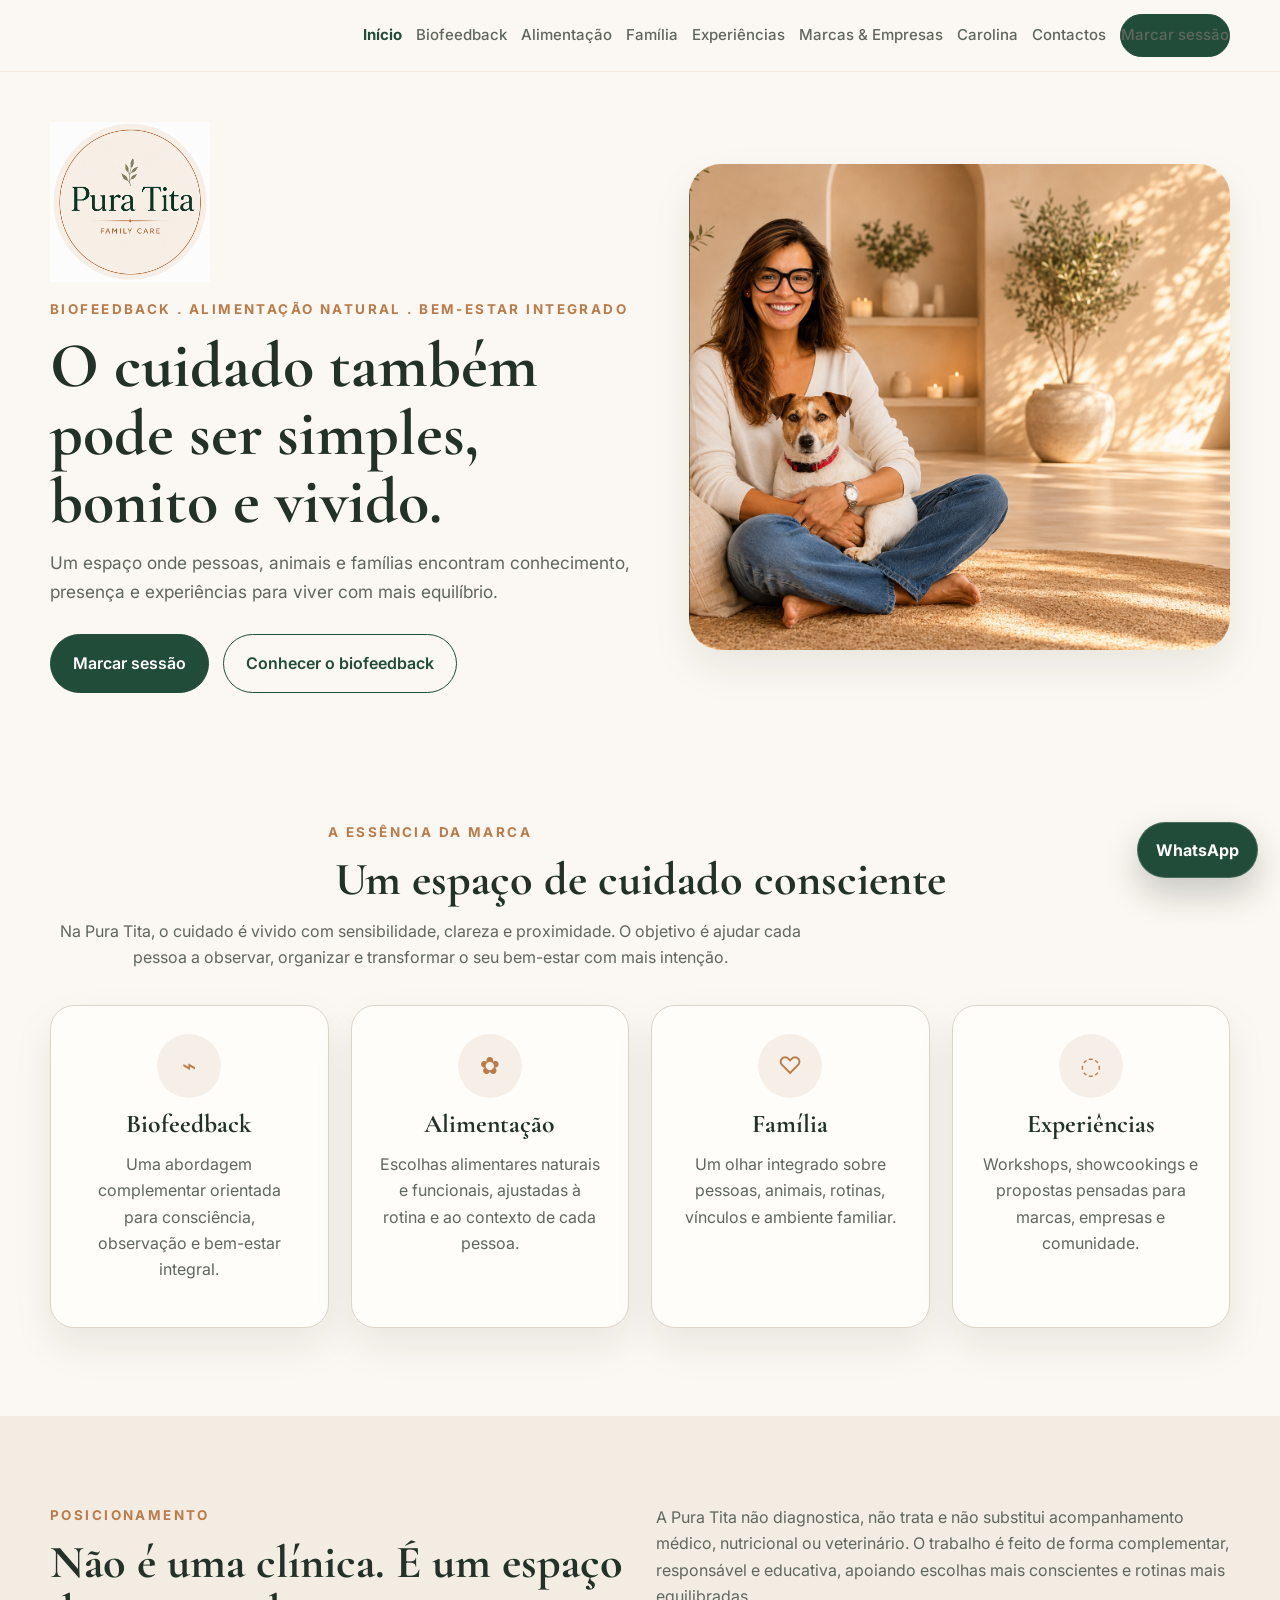
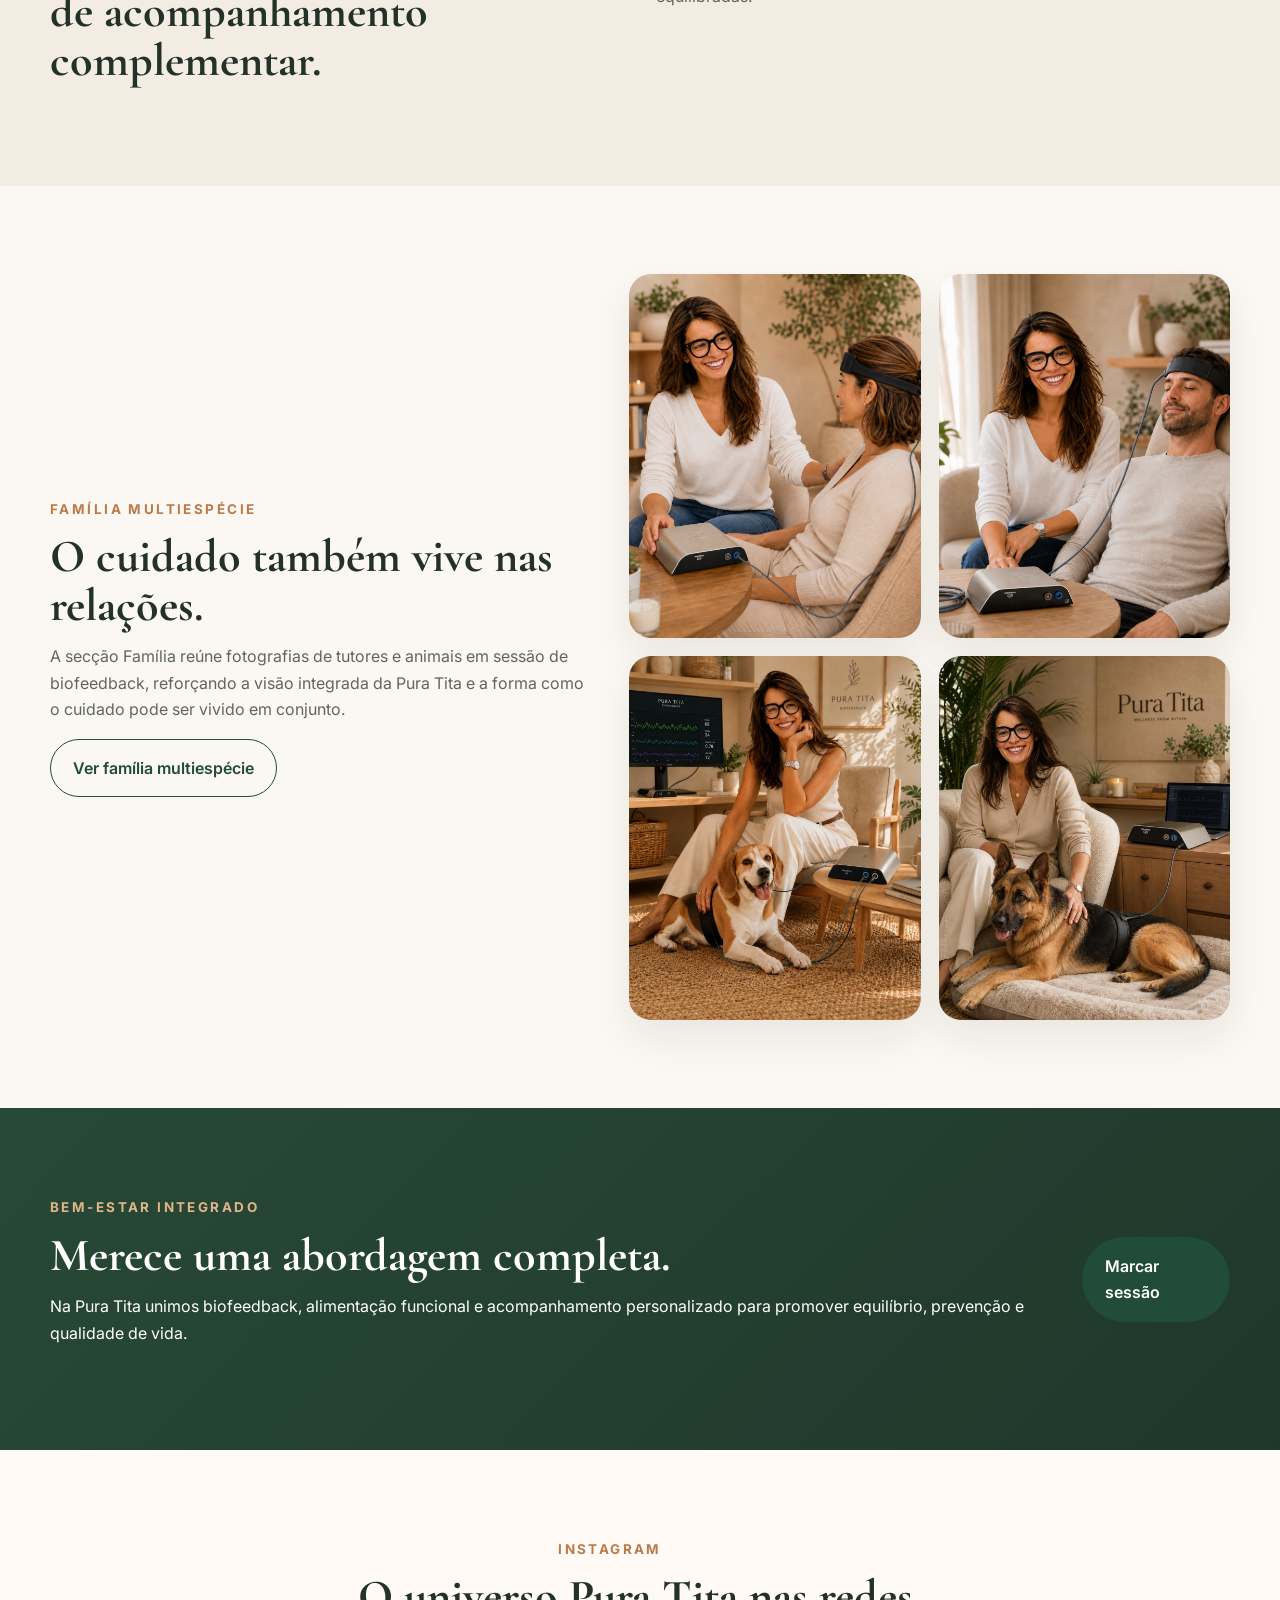
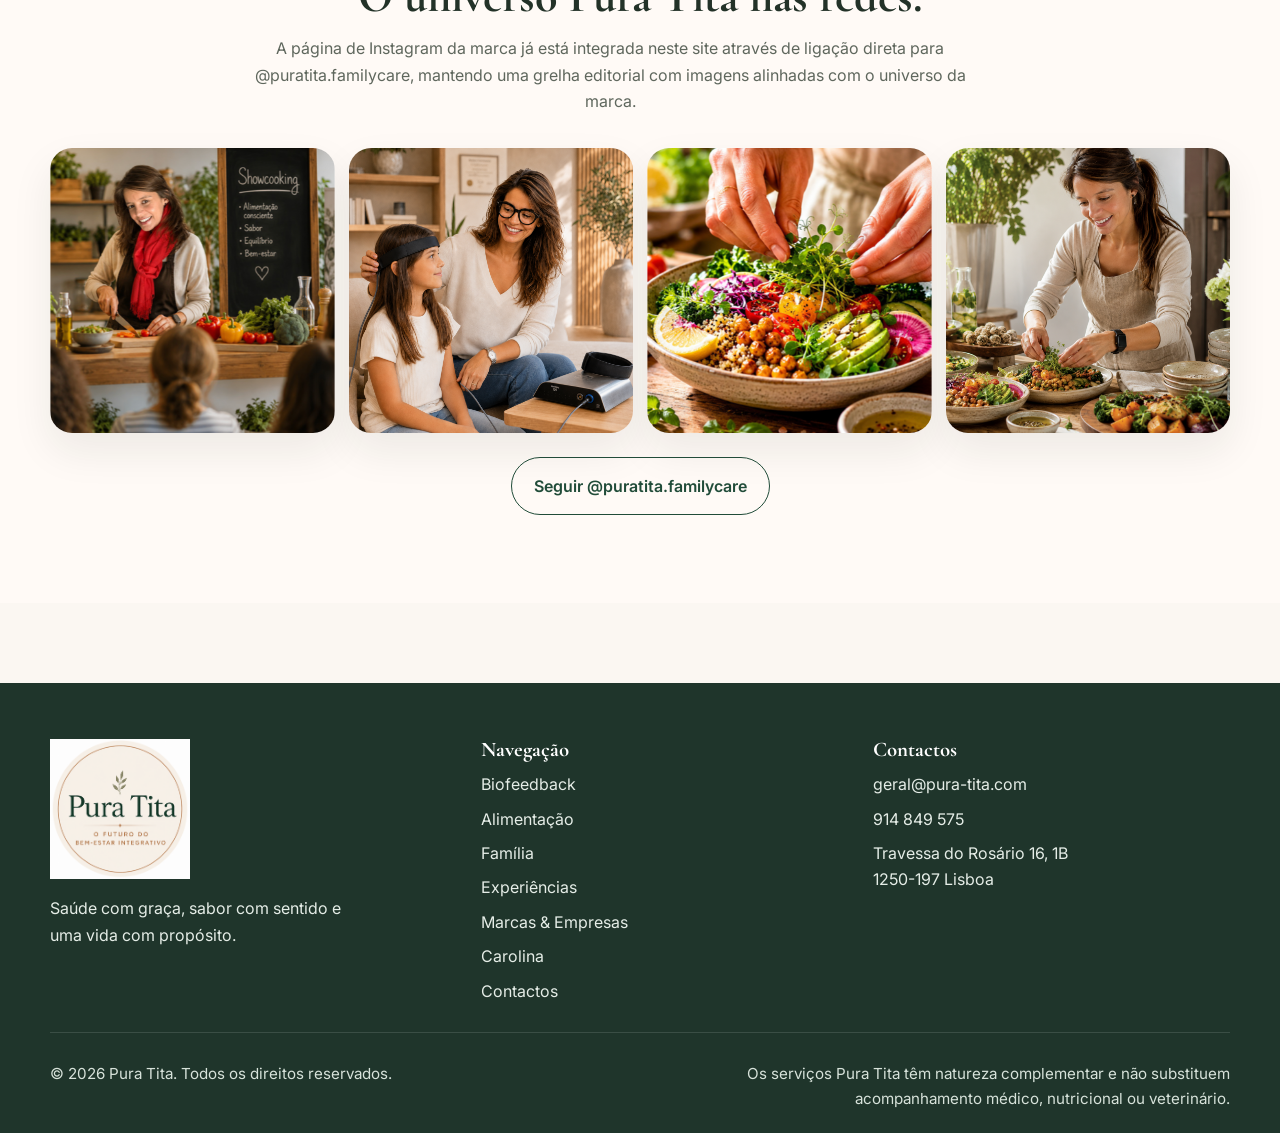
<file: index.html>
<!doctype html>
<html lang="pt">
<head>
  <meta charset="utf-8" />
<meta name="viewport" content="width=device-width, initial-scale=1" />
<title>Pura Tita | Bem-estar integrativo para pessoas, animais e famílias</title>
<meta name="description" content="Pura Tita é um espaço de bem-estar integrativo com biofeedback, alimentação natural e funcional, família multiespécie e experiências com propósito." />
<meta name="robots" content="index, follow" />
<link rel="canonical" href="https://SEU-UTILIZADOR.github.io/pura-tita-site/index.html" />
<link rel="icon" type="image/png" href="assets/images/favicon.png" />
<link rel="preconnect" href="https://fonts.googleapis.com" />
<link rel="preconnect" href="https://fonts.gstatic.com" crossorigin />
<link href="https://fonts.googleapis.com/css2?family=Cormorant+Garamond:wght@400;500;600;700&family=Inter:wght@400;500;600;700&display=swap" rel="stylesheet" />
<link rel="stylesheet" href="styles.css" />
<meta property="og:type" content="website" />
<meta property="og:site_name" content="Pura Tita" />
<meta property="og:title" content="Pura Tita | Bem-estar integrativo para pessoas, animais e famílias" />
<meta property="og:description" content="Pura Tita é um espaço de bem-estar integrativo com biofeedback, alimentação natural e funcional, família multiespécie e experiências com propósito." />
<meta property="og:url" content="https://SEU-UTILIZADOR.github.io/pura-tita-site/index.html" />
<meta property="og:image" content="https://SEU-UTILIZADOR.github.io/pura-tita-site/assets/images/foto_ca_xafas.png" />
<meta name="twitter:card" content="summary_large_image" />
<meta name="twitter:title" content="Pura Tita | Bem-estar integrativo para pessoas, animais e famílias" />
<meta name="twitter:description" content="Pura Tita é um espaço de bem-estar integrativo com biofeedback, alimentação natural e funcional, família multiespécie e experiências com propósito." />
<meta name="twitter:image" content="https://SEU-UTILIZADOR.github.io/pura-tita-site/assets/images/foto_ca_xafas.png" />
<script type="application/ld+json">
{
  "@context": "https://schema.org",
  "@type": "LocalBusiness",
  "name": "Pura Tita",
  "description": "Espaço de bem-estar integrativo com biofeedback, alimentação natural e funcional, experiências e família multiespécie.",
  "url": "https://SEU-UTILIZADOR.github.io/pura-tita-site/",
  "email": "geral@pura-tita.com",
  "telephone": "+351914849575",
  "sameAs": ["https://www.instagram.com/puratita.familycare/"],
  "address": {
    "@type": "PostalAddress",
    "streetAddress": "Travessa do Rosário 16, 1B",
    "postalCode": "1250-197",
    "addressLocality": "Lisboa",
    "addressCountry": "PT"
  }
}
</script>
</head>
<body>

<header class="site-header">
  <div class="container header-inner">
    <a class="brand" href="index.html" aria-label="Pura Tita — início">
    </a>
    <button class="nav-toggle" type="button" aria-expanded="false" aria-controls="menu">Menu</button>
    <nav id="menu" class="site-nav" aria-label="Navegação principal">
      <a href="index.html" class="is-active">Início</a>
      <a href="biofeedback.html" class="">Biofeedback</a>
      <a href="alimentacao.html" class="">Alimentação</a>
      <a href="familia.html" class="">Família</a>
      <a href="experiencias.html" class="">Experiências</a>
      <a href="marcas-empresas.html" class="">Marcas & Empresas</a>
      <a href="carolina.html" class="">Carolina</a>
      <a href="contactos.html" class="">Contactos</a>
      <a class="button button-small" href="https://calendar.app.google/uFUYTp2zuA6HXyQT7" target="_blank" rel="noopener">Marcar sessão</a>
    </nav>
  </div>
</header>
<main>
  <section class="hero hero-home">
    <div class="container hero-grid">
      <div class="hero-copy">
        <img class="hero-logo" src="assets/images/Logo_VF1" alt="Logótipo Pura Tita" />
        <p class="eyebrow">biofeedback . alimentação natural . bem-estar integrado</p>
        <h1>O cuidado também pode ser simples, bonito e vivido.</h1>
        <p class="lead">Um espaço onde pessoas, animais e famílias encontram conhecimento, presença e experiências para viver com mais equilíbrio.</p>
        <div class="hero-actions">
          <a class="button" href="https://calendar.app.google/uFUYTp2zuA6HXyQT7" target="_blank" rel="noopener">Marcar sessão</a>
          <a class="button button-secondary" href="biofeedback.html">Conhecer o biofeedback</a>
        </div>
      </div>
      <div class="hero-media">
        <img src="assets/images/foto_ca_xafas.png" alt="Carolina com o Xafas num ambiente acolhedor e alinhado com a marca Pura Tita" />
      </div>
    </div>
  </section>

  <section class="section">
    <div class="container">
      <div class="section-heading center">
        <p class="eyebrow">A essência da marca</p>
        <h2>Um espaço de cuidado consciente</h2>
        <p>Na Pura Tita, o cuidado é vivido com sensibilidade, clareza e proximidade. O objetivo é ajudar cada pessoa a observar, organizar e transformar o seu bem-estar com mais intenção.</p>
      </div>
      
<div class="cards cards-4">
  <article class="card icon-card"><span>⌁</span><h3>Biofeedback</h3><p>Uma abordagem complementar orientada para consciência, observação e bem-estar integral.</p></article>
  <article class="card icon-card"><span>✿</span><h3>Alimentação</h3><p>Escolhas alimentares naturais e funcionais, ajustadas à rotina e ao contexto de cada pessoa.</p></article>
  <article class="card icon-card"><span>♡</span><h3>Família</h3><p>Um olhar integrado sobre pessoas, animais, rotinas, vínculos e ambiente familiar.</p></article>
  <article class="card icon-card"><span>◌</span><h3>Experiências</h3><p>Workshops, showcookings e propostas pensadas para marcas, empresas e comunidade.</p></article>
</div>
    </div>
  </section>

  <section class="section section-tint">
    <div class="container two-col">
      <div>
        <p class="eyebrow">Posicionamento</p>
        <h2>Não é uma clínica. É um espaço de acompanhamento complementar.</h2>
      </div>
      <div>
        <p>A Pura Tita não diagnostica, não trata e não substitui acompanhamento médico, nutricional ou veterinário. O trabalho é feito de forma complementar, responsável e educativa, apoiando escolhas mais conscientes e rotinas mais equilibradas.</p>
      </div>
    </div>
  </section>

  <section class="section">
    <div class="container split-feature">
      <div class="feature-copy">
        <p class="eyebrow">Família multiespécie</p>
        <h2>O cuidado também vive nas relações.</h2>
        <p>A secção Família reúne fotografias de tutores e animais em sessão de biofeedback, reforçando a visão integrada da Pura Tita e a forma como o cuidado pode ser vivido em conjunto.</p>
        <a class="button button-secondary" href="familia.html">Ver família multiespécie</a>
      </div>
      <div class="feature-media family-feature-grid">
        <img src="assets/images/familia-mulher-adulta.png" alt="Carolina com uma tutora em sessão de biofeedback" />
        <img src="assets/images/familia-homem-adulto.png" alt="Carolina com um tutor em sessão de biofeedback" />
        <img src="assets/images/biofeedback-beagle.jpg" alt="Carolina com um beagle em sessão de biofeedback" />
        <img src="assets/images/familia-pastor.jpg" alt="Carolina com um pastor alemão em sessão de biofeedback" />
      </div>
    </div>
  </section>

  <section class="section cta-band">
    <div class="container cta-band-inner">
      <div>
        <p class="eyebrow">BEM-ESTAR INTEGRADO</p>
        <h2>Merece uma abordagem completa.</h2>
        <p>Na Pura Tita unimos biofeedback, alimentação funcional e acompanhamento personalizado para promover equilíbrio, prevenção e qualidade de vida.</p>
      </div>
      <a class="button" href="contactos.html">Marcar sessão</a>
    </div>
  </section>

  <section class="section instagram-section">
    <div class="container section-heading center narrow">
      <p class="eyebrow">Instagram</p>
      <h2>O universo Pura Tita nas redes.</h2>
      <p>A página de Instagram da marca já está integrada neste site através de ligação direta para @puratita.familycare, mantendo uma grelha editorial com imagens alinhadas com o universo da marca.</p>
    </div>
    <div class="container instagram-grid">
      <img src="assets/images/experiencias-showcooking.png" alt="Showcooking Pura Tita" />
      <img src="assets/images/familia-crianca.png" alt="Sessão de biofeedback com criança" />
      <img src="assets/images/alimentacao-1.png" alt="Alimentação natural e funcional Pura Tita" />
      <img src="assets/images/workshop_alimentacao.png" alt="Workshop de alimentação Pura Tita" />
    </div>
    <div class="container center insta-cta">
      <a class="button button-secondary" href="https://www.instagram.com/puratita.familycare/" target="_blank" rel="noopener">Seguir @puratita.familycare</a>
    </div>
  </section>

</main>

<footer class="site-footer">
  <div class="container footer-grid">
    <div>
      <img class="footer-logo" src="assets/images/logo-pura-tita.png" alt="Logótipo Pura Tita" />
      <p class="footer-tagline">Saúde com graça, sabor com sentido e uma vida com propósito.</p>
    </div>
    <div>
      <h4>Navegação</h4>
      <ul class="footer-links">
        <li><a href="biofeedback.html">Biofeedback</a></li>
        <li><a href="alimentacao.html">Alimentação</a></li>
        <li><a href="familia.html">Família</a></li>
        <li><a href="experiencias.html">Experiências</a></li>
        <li><a href="marcas-empresas.html">Marcas & Empresas</a></li>
        <li><a href="carolina.html">Carolina</a></li>
        <li><a href="contactos.html">Contactos</a></li>
      </ul>
    </div>
    <div>
      <h4>Contactos</h4>
      <ul class="footer-links footer-contact">
        <li><a href="mailto:geral@pura-tita.com">geral@pura-tita.com</a></li>
        <li><a href="tel:+351914849575">914 849 575</a></li>
        <li>Travessa do Rosário 16, 1B<br />1250-197 Lisboa</li>
      </ul>
    </div>
  </div>
  <div class="container footer-bottom">
    <p>© <span id="year"></span> Pura Tita. Todos os direitos reservados.</p>
    <p class="footer-note">Os serviços Pura Tita têm natureza complementar e não substituem acompanhamento médico, nutricional ou veterinário.</p>
  </div>
</footer>
<a class="whatsapp-float" href="https://wa.me/351914849575?text=Gostaria%20de%20saber%20mais%20sobre%20a%20Pura%20Tita." aria-label="Contactar a Pura Tita por WhatsApp">WhatsApp</a>
<script src="script.js"></script>
</body>
</html>
</file>
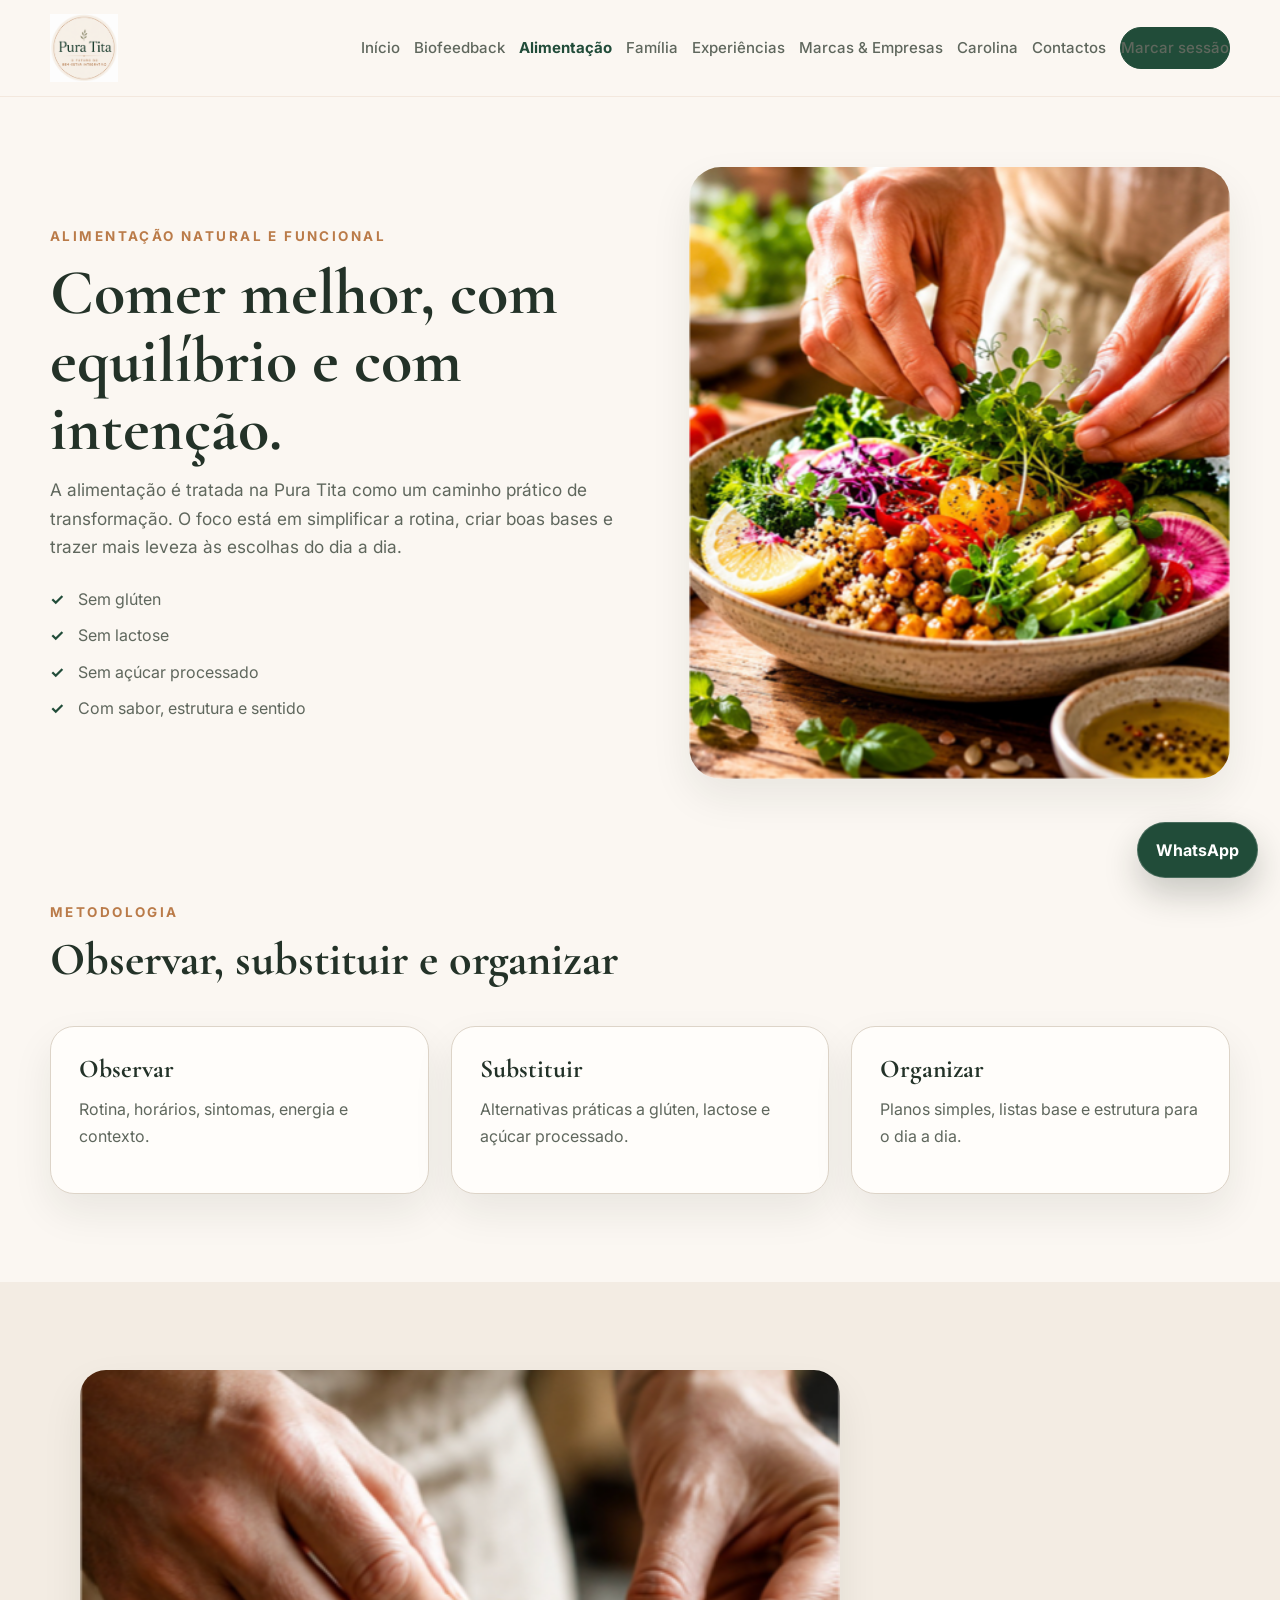
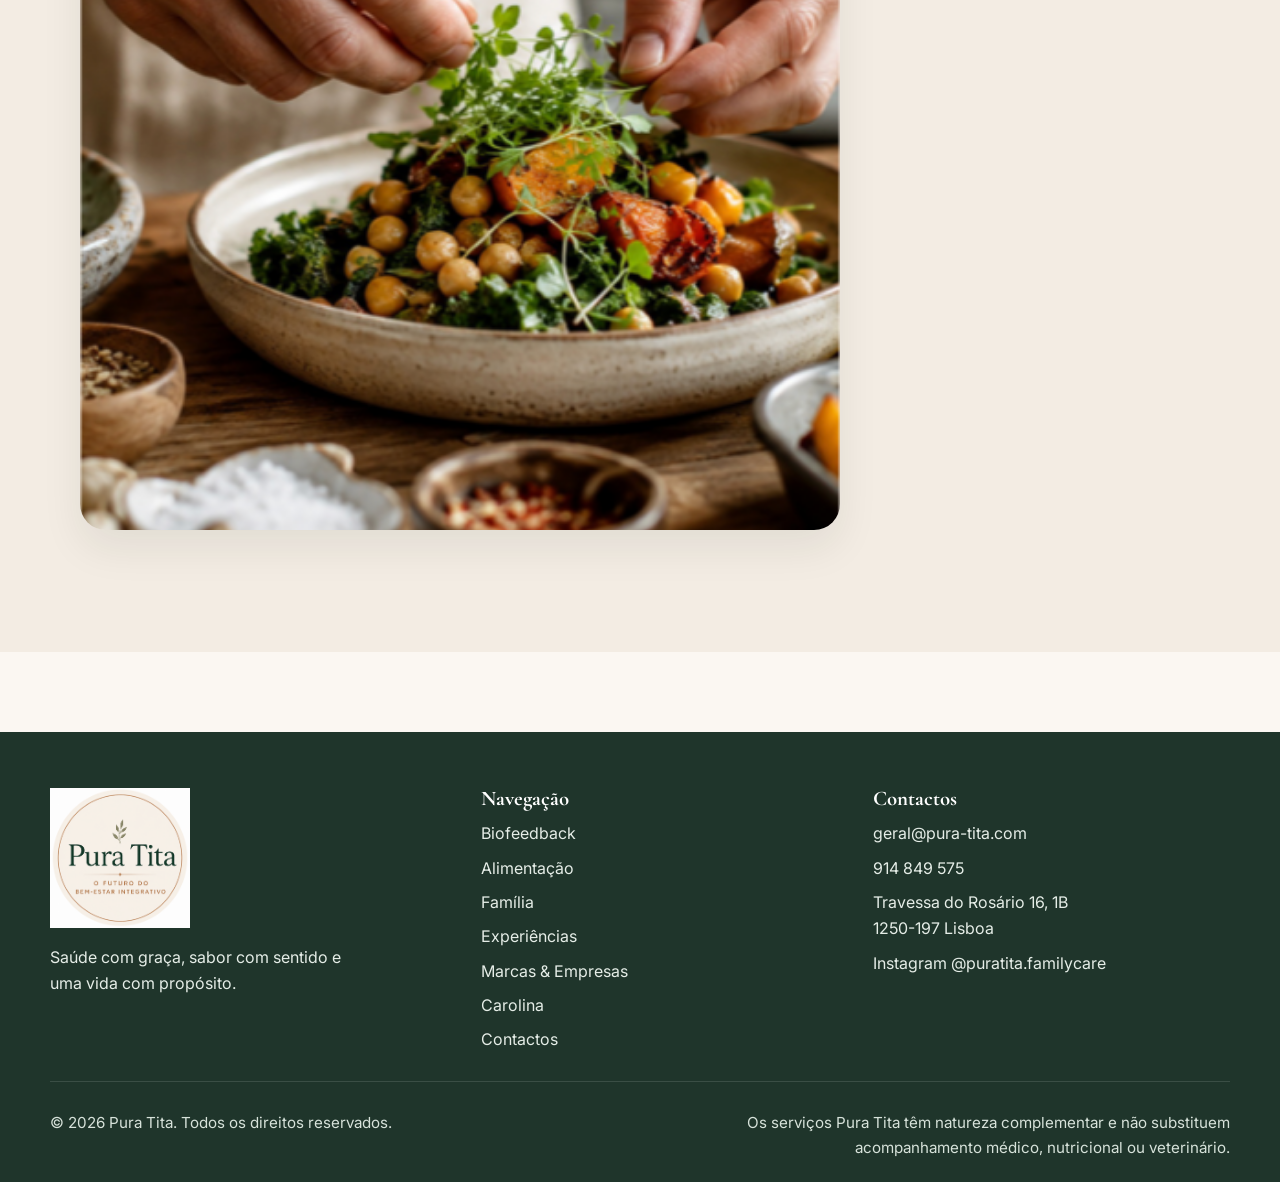
<file: alimentacao.html>
<!doctype html>
<html lang="pt">
<head>
  <meta charset="utf-8" />
<meta name="viewport" content="width=device-width, initial-scale=1" />
<title>Alimentação Natural e Funcional | Pura Tita</title>
<meta name="description" content="Descubra a abordagem de alimentação natural e funcional da Pura Tita: escolhas simples, saborosas e conscientes, sem glúten, lactose ou açúcar processado." />
<meta name="robots" content="index, follow" />
<link rel="canonical" href="https://SEU-UTILIZADOR.github.io/pura-tita-site/alimentacao.html" />
<link rel="icon" type="image/png" href="assets/images/favicon.png" />
<link rel="preconnect" href="https://fonts.googleapis.com" />
<link rel="preconnect" href="https://fonts.gstatic.com" crossorigin />
<link href="https://fonts.googleapis.com/css2?family=Cormorant+Garamond:wght@400;500;600;700&family=Inter:wght@400;500;600;700&display=swap" rel="stylesheet" />
<link rel="stylesheet" href="styles.css" />
<meta property="og:type" content="website" />
<meta property="og:site_name" content="Pura Tita" />
<meta property="og:title" content="Alimentação Natural e Funcional | Pura Tita" />
<meta property="og:description" content="Descubra a abordagem de alimentação natural e funcional da Pura Tita: escolhas simples, saborosas e conscientes, sem glúten, lactose ou açúcar processado." />
<meta property="og:url" content="https://SEU-UTILIZADOR.github.io/pura-tita-site/alimentacao.html" />
<meta property="og:image" content="https://SEU-UTILIZADOR.github.io/pura-tita-site/assets/images/alimentacao-1.png" />
<meta name="twitter:card" content="summary_large_image" />
<meta name="twitter:title" content="Alimentação Natural e Funcional | Pura Tita" />
<meta name="twitter:description" content="Descubra a abordagem de alimentação natural e funcional da Pura Tita: escolhas simples, saborosas e conscientes, sem glúten, lactose ou açúcar processado." />
<meta name="twitter:image" content="https://SEU-UTILIZADOR.github.io/pura-tita-site/assets/images/alimentacao-1.png" />
</head>
<body>

<header class="site-header">
  <div class="container header-inner">
    <a class="brand" href="index.html" aria-label="Pura Tita — início">
      <img class="brand-logo" src="assets/images/logo-pura-tita.png" alt="Logótipo Pura Tita" />
    </a>
    <button class="nav-toggle" type="button" aria-expanded="false" aria-controls="menu">Menu</button>
    <nav id="menu" class="site-nav" aria-label="Navegação principal">
      <a href="index.html" class="">Início</a>
      <a href="biofeedback.html" class="">Biofeedback</a>
      <a href="alimentacao.html" class="is-active">Alimentação</a>
      <a href="familia.html" class="">Família</a>
      <a href="experiencias.html" class="">Experiências</a>
      <a href="marcas-empresas.html" class="">Marcas & Empresas</a>
      <a href="carolina.html" class="">Carolina</a>
      <a href="contactos.html" class="">Contactos</a>
      <a class="button button-small" href="https://calendar.app.google/uFUYTp2zuA6HXyQT7" target="_blank" rel="noopener">Marcar sessão</a>
    </nav>
  </div>
</header>
<main>
  <section class="page-hero">
    <div class="container page-hero-grid">
      <div>
        <p class="eyebrow">Alimentação natural e funcional</p>
        <h1>Comer melhor, com equilíbrio e com intenção.</h1>
        <p class="lead">A alimentação é tratada na Pura Tita como um caminho prático de transformação. O foco está em simplificar a rotina, criar boas bases e trazer mais leveza às escolhas do dia a dia.</p>
        <ul class="checklist">
          <li>Sem glúten</li>
          <li>Sem lactose</li>
          <li>Sem açúcar processado</li>
          <li>Com sabor, estrutura e sentido</li>
        </ul>
      </div>
      <div class="page-hero-media">
        <img src="assets/images/alimentacao-1.png" alt="Preparação de um prato de alimentação natural e funcional da Pura Tita" />
      </div>
    </div>
  </section>

  <section class="section">
    <div class="container two-col">
      <div>
        <p class="eyebrow">Metodologia</p>
        <h2>Observar, substituir e organizar</h2>
      </div>
      <div>
      </div>
    </div>
    <div class="container cards cards-3 top-gap">
      <article class="card"><h3>Observar</h3><p>Rotina, horários, sintomas, energia e contexto.</p></article>
      <article class="card"><h3>Substituir</h3><p>Alternativas práticas a glúten, lactose e açúcar processado.</p></article>
      <article class="card"><h3>Organizar</h3><p>Planos simples, listas base e estrutura para o dia a dia.</p></article>
    </div>
  </section>
  <section class="section section-tint">
    <div class="container image-highlight-block">
      <div class="section-heading center narrow">
      <img class="full-width-feature" src="assets/images/alimentacao-2.png" alt="Prato de alimentação natural e funcional com ingredientes frescos" />
    </div>
  </section>
</main>

<footer class="site-footer">
  <div class="container footer-grid">
    <div>
      <img class="footer-logo" src="assets/images/logo-pura-tita.png" alt="Logótipo Pura Tita" />
      <p class="footer-tagline">Saúde com graça, sabor com sentido e uma vida com propósito.</p>
    </div>
    <div>
      <h4>Navegação</h4>
      <ul class="footer-links">
        <li><a href="biofeedback.html">Biofeedback</a></li>
        <li><a href="alimentacao.html">Alimentação</a></li>
        <li><a href="familia.html">Família</a></li>
        <li><a href="experiencias.html">Experiências</a></li>
        <li><a href="marcas-empresas.html">Marcas & Empresas</a></li>
        <li><a href="carolina.html">Carolina</a></li>
        <li><a href="contactos.html">Contactos</a></li>
      </ul>
    </div>
    <div>
      <h4>Contactos</h4>
      <ul class="footer-links footer-contact">
        <li><a href="mailto:geral@pura-tita.com">geral@pura-tita.com</a></li>
        <li><a href="tel:+351914849575">914 849 575</a></li>
        <li>Travessa do Rosário 16, 1B<br />1250-197 Lisboa</li>
        <li><a href="https://www.instagram.com/puratita.familycare/" target="_blank" rel="noopener">Instagram @puratita.familycare</a></li>
      </ul>
    </div>
  </div>
  <div class="container footer-bottom">
    <p>© <span id="year"></span> Pura Tita. Todos os direitos reservados.</p>
    <p class="footer-note">Os serviços Pura Tita têm natureza complementar e não substituem acompanhamento médico, nutricional ou veterinário.</p>
  </div>
</footer>
<a class="whatsapp-float" href="https://wa.me/351914849575?text=Gostaria%20de%20saber%20mais%20sobre%20a%20Pura%20Tita." aria-label="Contactar a Pura Tita por WhatsApp">WhatsApp</a>
<script src="script.js"></script>
</body>
</html>
</file>
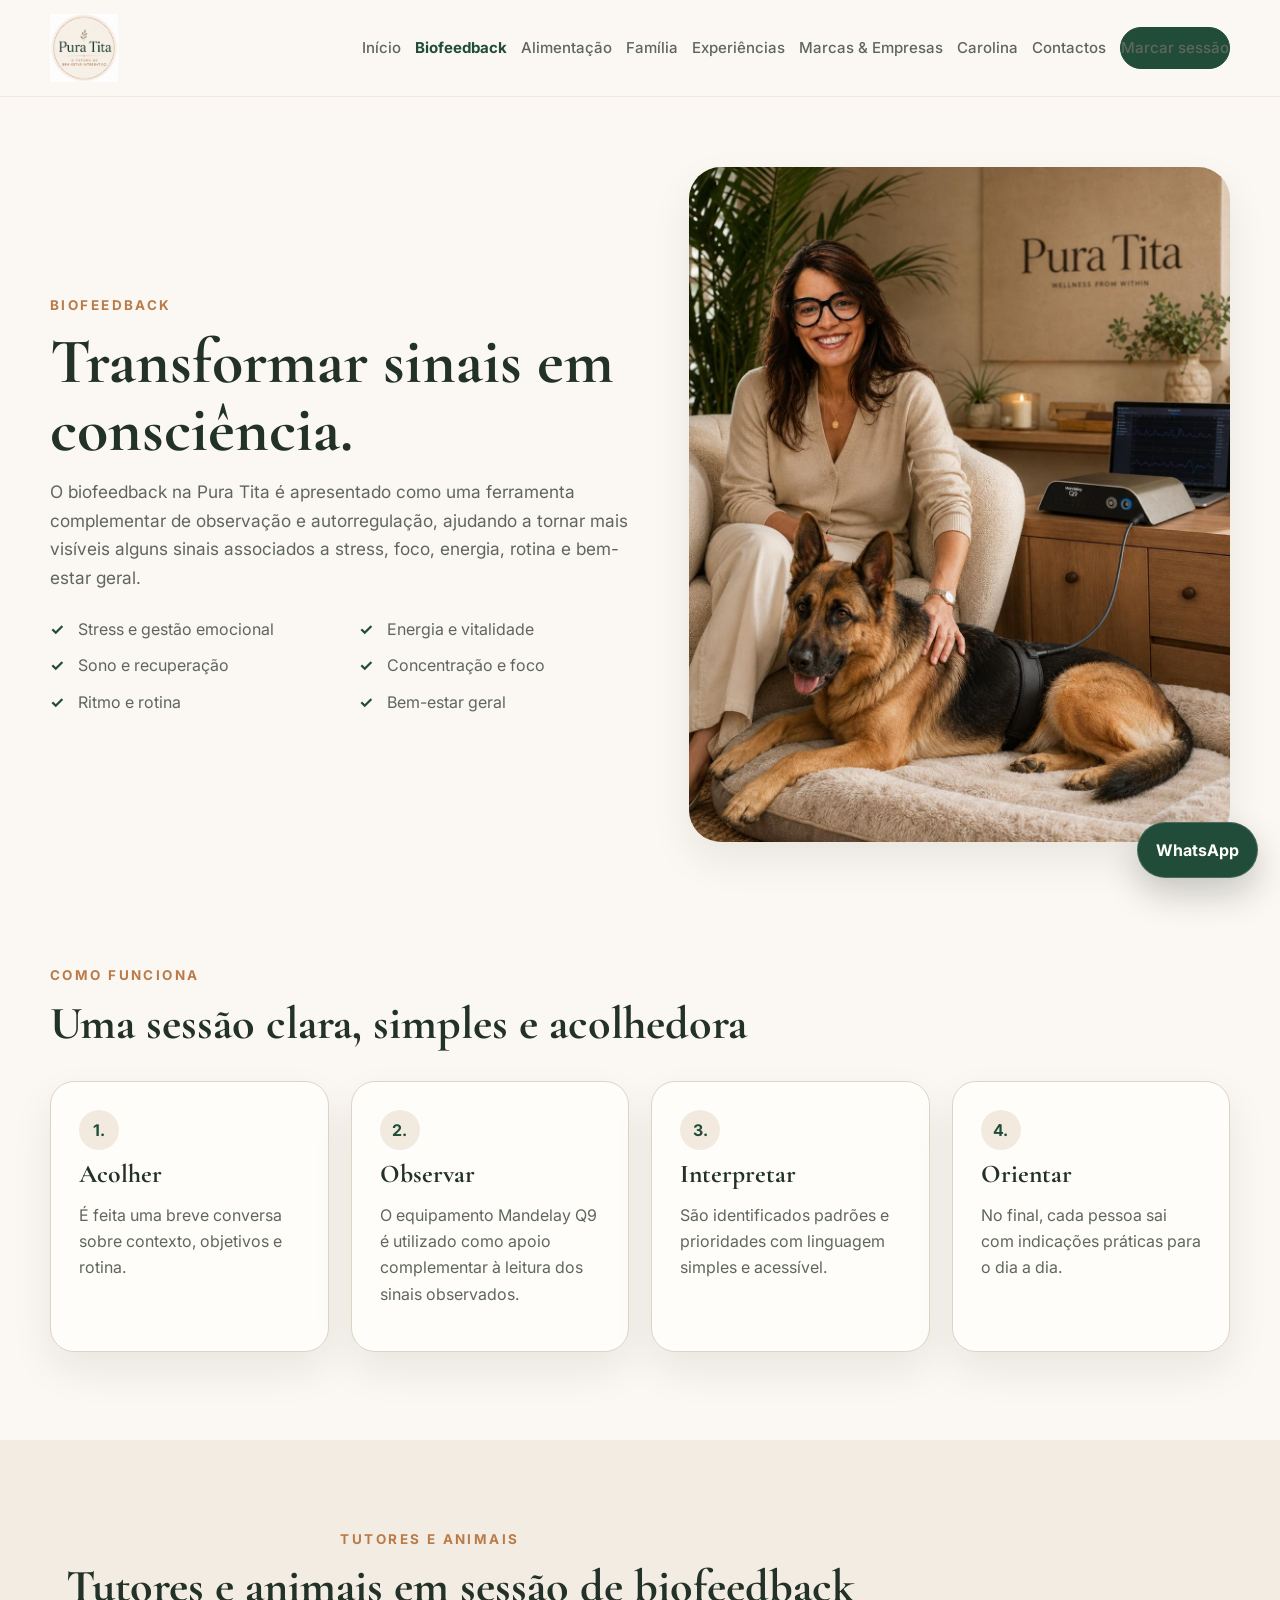
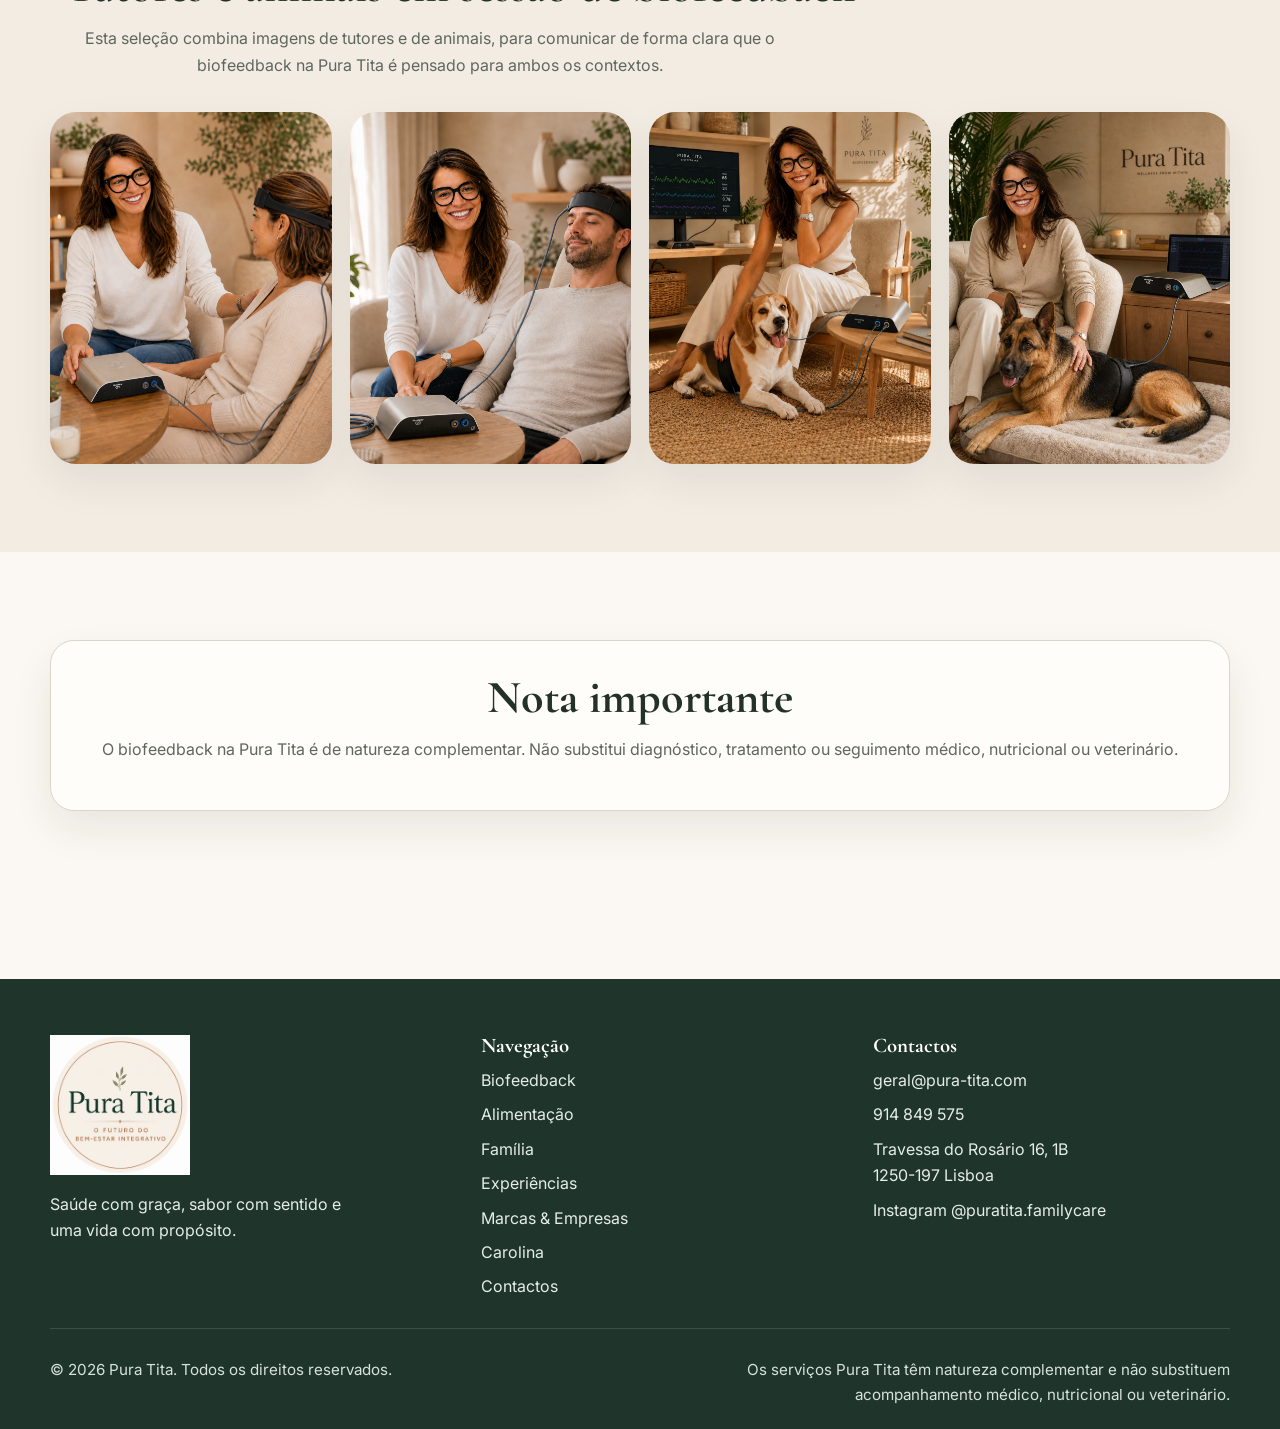
<file: biofeedback.html>
<!doctype html>
<html lang="pt">
<head>
  <meta charset="utf-8" />
<meta name="viewport" content="width=device-width, initial-scale=1" />
<title>Biofeedback | Pura Tita</title>
<meta name="description" content="Conheça a abordagem de biofeedback da Pura Tita para pessoas, animais e famílias, com foco no bem-estar integrativo e na observação consciente." />
<meta name="robots" content="index, follow" />
<link rel="canonical" href="https://SEU-UTILIZADOR.github.io/pura-tita-site/biofeedback.html" />
<link rel="icon" type="image/png" href="assets/images/favicon.png" />
<link rel="preconnect" href="https://fonts.googleapis.com" />
<link rel="preconnect" href="https://fonts.gstatic.com" crossorigin />
<link href="https://fonts.googleapis.com/css2?family=Cormorant+Garamond:wght@400;500;600;700&family=Inter:wght@400;500;600;700&display=swap" rel="stylesheet" />
<link rel="stylesheet" href="styles.css" />
<meta property="og:type" content="website" />
<meta property="og:site_name" content="Pura Tita" />
<meta property="og:title" content="Biofeedback | Pura Tita" />
<meta property="og:description" content="Conheça a abordagem de biofeedback da Pura Tita para pessoas, animais e famílias, com foco no bem-estar integrativo e na observação consciente." />
<meta property="og:url" content="https://SEU-UTILIZADOR.github.io/pura-tita-site/biofeedback.html" />
<meta property="og:image" content="https://SEU-UTILIZADOR.github.io/pura-tita-site/assets/images/familia-pastor.jpg" />
<meta name="twitter:card" content="summary_large_image" />
<meta name="twitter:title" content="Biofeedback | Pura Tita" />
<meta name="twitter:description" content="Conheça a abordagem de biofeedback da Pura Tita para pessoas, animais e famílias, com foco no bem-estar integrativo e na observação consciente." />
<meta name="twitter:image" content="https://SEU-UTILIZADOR.github.io/pura-tita-site/assets/images/familia-homem-adulto.png" />
</head>
<body>

<header class="site-header">
  <div class="container header-inner">
    <a class="brand" href="index.html" aria-label="Pura Tita — início">
      <img class="brand-logo" src="assets/images/logo-pura-tita.png" alt="Logótipo Pura Tita" />
    </a>
    <button class="nav-toggle" type="button" aria-expanded="false" aria-controls="menu">Menu</button>
    <nav id="menu" class="site-nav" aria-label="Navegação principal">
      <a href="index.html" class="">Início</a>
      <a href="biofeedback.html" class="is-active">Biofeedback</a>
      <a href="alimentacao.html" class="">Alimentação</a>
      <a href="familia.html" class="">Família</a>
      <a href="experiencias.html" class="">Experiências</a>
      <a href="marcas-empresas.html" class="">Marcas & Empresas</a>
      <a href="carolina.html" class="">Carolina</a>
      <a href="contactos.html" class="">Contactos</a>
      <a class="button button-small" href="https://calendar.app.google/uFUYTp2zuA6HXyQT7" target="_blank" rel="noopener">Marcar sessão</a>
    </nav>
  </div>
</header>
<main>
  <section class="page-hero">
    <div class="container page-hero-grid">
      <div>
        <p class="eyebrow">Biofeedback</p>
        <h1>Transformar sinais em consciência.</h1>
        <p class="lead">O biofeedback na Pura Tita é apresentado como uma ferramenta complementar de observação e autorregulação, ajudando a tornar mais visíveis alguns sinais associados a stress, foco, energia, rotina e bem-estar geral.</p>
        <ul class="checklist two-columns">
          <li>Stress e gestão emocional</li>
          <li>Energia e vitalidade</li>
          <li>Sono e recuperação</li>
          <li>Concentração e foco</li>
          <li>Ritmo e rotina</li>
          <li>Bem-estar geral</li>
        </ul>
      </div>
      <div class="page-hero-media">
        <img src="assets/images/familia-pastor.jpg" alt="Carolina em sessão de biofeedback com um pastor alemão" />
      </div>
    </div>
  </section>

  <section class="section">
    <div class="container">
      <div class="section-heading">
        <p class="eyebrow">Como funciona</p>
        <h2>Uma sessão clara, simples e acolhedora</h2>
      </div>
      <div class="cards cards-4 steps">
        <article class="card"><strong>1.</strong><h3>Acolher</h3><p>É feita uma breve conversa sobre contexto, objetivos e rotina.</p></article>
        <article class="card"><strong>2.</strong><h3>Observar</h3><p>O equipamento Mandelay Q9 é utilizado como apoio complementar à leitura dos sinais observados.</p></article>
        <article class="card"><strong>3.</strong><h3>Interpretar</h3><p>São identificados padrões e prioridades com linguagem simples e acessível.</p></article>
        <article class="card"><strong>4.</strong><h3>Orientar</h3><p>No final, cada pessoa sai com indicações práticas para o dia a dia.</p></article>
      </div>
    </div>
  </section>

  <section class="section section-tint">
    <div class="container">
      <div class="section-heading center narrow">
        <p class="eyebrow">Tutores e animais</p>
        <h2>Tutores e animais em sessão de biofeedback</h2>
        <p>Esta seleção combina imagens de tutores e de animais, para comunicar de forma clara que o biofeedback na Pura Tita é pensado para ambos os contextos.</p>
      </div>
      <div class="biofeedback-gallery-v7">
        <img src="assets/images/familia-mulher-adulta.png" alt="Carolina com uma tutora em sessão de biofeedback" />
        <img src="assets/images/familia-homem-adulto.png" alt="Carolina com um tutor em sessão de biofeedback" />
        <img src="assets/images/biofeedback-beagle.jpg" alt="Carolina com um beagle em sessão de biofeedback" />
        <img src="assets/images/familia-pastor.jpg" alt="Carolina com um pastor alemão em sessão de biofeedback" />
      </div>
    </div>
  </section>

  <section class="section">
    <div class="container notice">
      <h2>Nota importante</h2>
      <p>O biofeedback na Pura Tita é de natureza complementar. Não substitui diagnóstico, tratamento ou seguimento médico, nutricional ou veterinário.</p>
    </div>
  </section>
</main>

<footer class="site-footer">
  <div class="container footer-grid">
    <div>
      <img class="footer-logo" src="assets/images/logo-pura-tita.png" alt="Logótipo Pura Tita" />
      <p class="footer-tagline">Saúde com graça, sabor com sentido e uma vida com propósito.</p>
    </div>
    <div>
      <h4>Navegação</h4>
      <ul class="footer-links">
        <li><a href="biofeedback.html">Biofeedback</a></li>
        <li><a href="alimentacao.html">Alimentação</a></li>
        <li><a href="familia.html">Família</a></li>
        <li><a href="experiencias.html">Experiências</a></li>
        <li><a href="marcas-empresas.html">Marcas & Empresas</a></li>
        <li><a href="carolina.html">Carolina</a></li>
        <li><a href="contactos.html">Contactos</a></li>
      </ul>
    </div>
    <div>
      <h4>Contactos</h4>
      <ul class="footer-links footer-contact">
        <li><a href="mailto:geral@pura-tita.com">geral@pura-tita.com</a></li>
        <li><a href="tel:+351914849575">914 849 575</a></li>
        <li>Travessa do Rosário 16, 1B<br />1250-197 Lisboa</li>
        <li><a href="https://www.instagram.com/puratita.familycare/" target="_blank" rel="noopener">Instagram @puratita.familycare</a></li>
      </ul>
    </div>
  </div>
  <div class="container footer-bottom">
    <p>© <span id="year"></span> Pura Tita. Todos os direitos reservados.</p>
    <p class="footer-note">Os serviços Pura Tita têm natureza complementar e não substituem acompanhamento médico, nutricional ou veterinário.</p>
  </div>
</footer>
<a class="whatsapp-float" href="https://wa.me/351914849575?text=Gostaria%20de%20saber%20mais%20sobre%20a%20Pura%20Tita." aria-label="Contactar a Pura Tita por WhatsApp">WhatsApp</a>
<script src="script.js"></script>
</body>
</html>
</file>
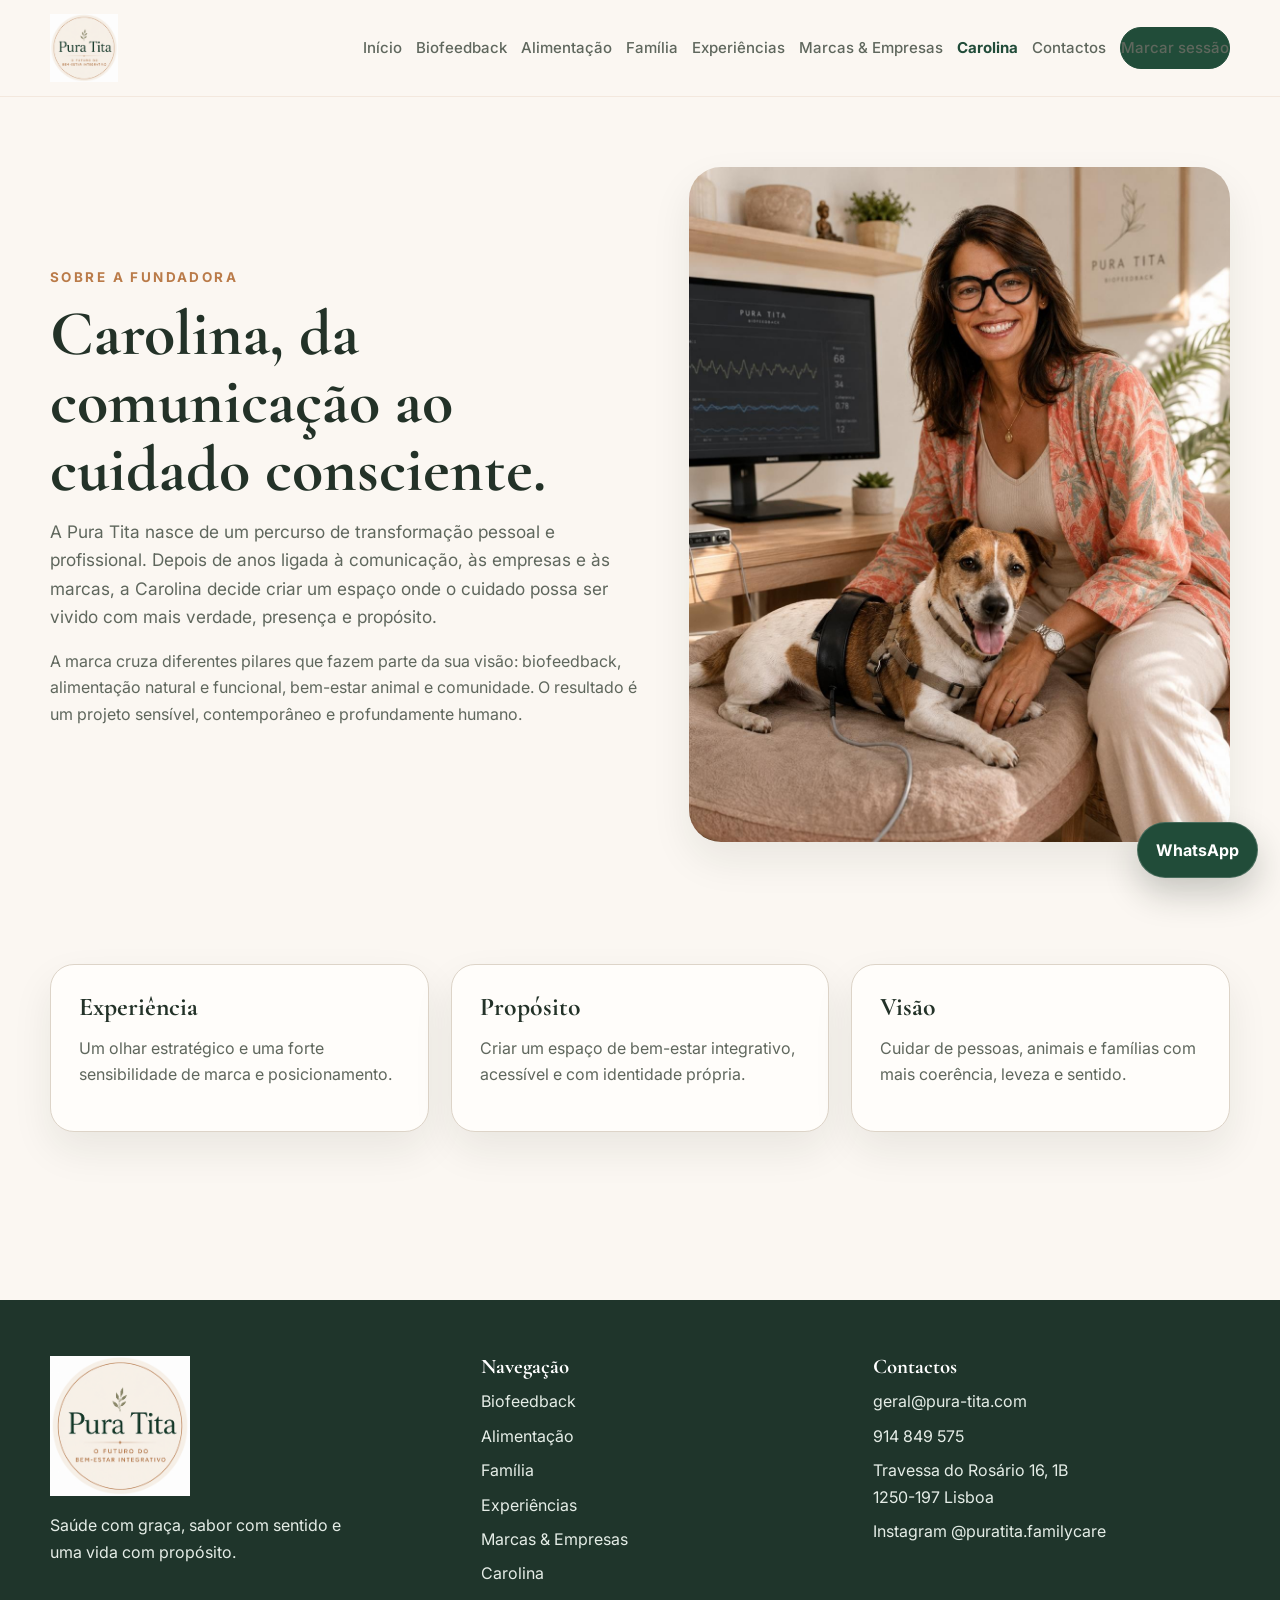
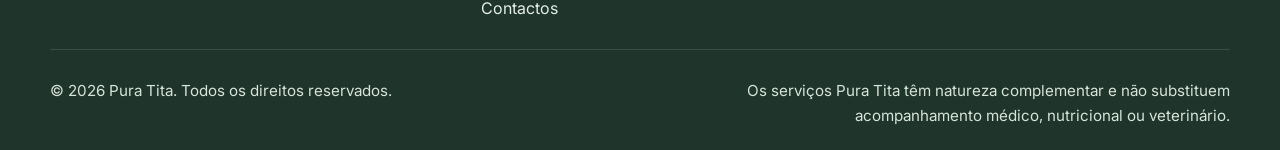
<file: carolina.html>
<!doctype html>
<html lang="pt">
<head>
  <meta charset="utf-8" />
<meta name="viewport" content="width=device-width, initial-scale=1" />
<title>Carolina | Fundadora da Pura Tita</title>
<meta name="description" content="Conheça a Carolina, fundadora da Pura Tita, e a visão por detrás do projeto de bem-estar integrativo." />
<meta name="robots" content="index, follow" />
<link rel="canonical" href="https://SEU-UTILIZADOR.github.io/pura-tita-site/carolina.html" />
<link rel="icon" type="image/png" href="assets/images/favicon.png" />
<link rel="preconnect" href="https://fonts.googleapis.com" />
<link rel="preconnect" href="https://fonts.gstatic.com" crossorigin />
<link href="https://fonts.googleapis.com/css2?family=Cormorant+Garamond:wght@400;500;600;700&family=Inter:wght@400;500;600;700&display=swap" rel="stylesheet" />
<link rel="stylesheet" href="styles.css" />
<meta property="og:type" content="website" />
<meta property="og:site_name" content="Pura Tita" />
<meta property="og:title" content="Carolina | Fundadora da Pura Tita" />
<meta property="og:description" content="Conheça a Carolina, fundadora da Pura Tita, e a visão por detrás do projeto de bem-estar integrativo." />
<meta property="og:url" content="https://SEU-UTILIZADOR.github.io/pura-tita-site/carolina.html" />
<meta property="og:image" content="https://SEU-UTILIZADOR.github.io/pura-tita-site/assets/images/founder.jpg" />
<meta name="twitter:card" content="summary_large_image" />
<meta name="twitter:title" content="Carolina | Fundadora da Pura Tita" />
<meta name="twitter:description" content="Conheça a Carolina, fundadora da Pura Tita, e a visão por detrás do projeto de bem-estar integrativo." />
<meta name="twitter:image" content="https://SEU-UTILIZADOR.github.io/pura-tita-site/assets/images/founder.jpg" />
</head>
<body>

<header class="site-header">
  <div class="container header-inner">
    <a class="brand" href="index.html" aria-label="Pura Tita — início">
      <img class="brand-logo" src="assets/images/logo-pura-tita.png" alt="Logótipo Pura Tita" />
    </a>
    <button class="nav-toggle" type="button" aria-expanded="false" aria-controls="menu">Menu</button>
    <nav id="menu" class="site-nav" aria-label="Navegação principal">
      <a href="index.html" class="">Início</a>
      <a href="biofeedback.html" class="">Biofeedback</a>
      <a href="alimentacao.html" class="">Alimentação</a>
      <a href="familia.html" class="">Família</a>
      <a href="experiencias.html" class="">Experiências</a>
      <a href="marcas-empresas.html" class="">Marcas & Empresas</a>
      <a href="carolina.html" class="is-active">Carolina</a>
      <a href="contactos.html" class="">Contactos</a>
      <a class="button button-small" href="https://calendar.app.google/uFUYTp2zuA6HXyQT7" target="_blank" rel="noopener">Marcar sessão</a>
    </nav>
  </div>
</header>
<main>
  <section class="page-hero">
    <div class="container page-hero-grid">
      <div>
        <p class="eyebrow">Sobre a fundadora</p>
        <h1>Carolina, da comunicação ao cuidado consciente.</h1>
        <p class="lead">A Pura Tita nasce de um percurso de transformação pessoal e profissional. Depois de anos ligada à comunicação, às empresas e às marcas, a Carolina decide criar um espaço onde o cuidado possa ser vivido com mais verdade, presença e propósito.</p>
        <p>A marca cruza diferentes pilares que fazem parte da sua visão: biofeedback, alimentação natural e funcional, bem-estar animal e comunidade. O resultado é um projeto sensível, contemporâneo e profundamente humano.</p>
      </div>
      <div class="page-hero-media">
        <img src="assets/images/founder.jpg" alt="Carolina, fundadora da Pura Tita" />
      </div>
    </div>
  </section>

  <section class="section">
    <div class="container cards cards-3">
      <article class="card"><h3>Experiência</h3><p>Um olhar estratégico e uma forte sensibilidade de marca e posicionamento.</p></article>
      <article class="card"><h3>Propósito</h3><p>Criar um espaço de bem-estar integrativo, acessível e com identidade própria.</p></article>
      <article class="card"><h3>Visão</h3><p>Cuidar de pessoas, animais e famílias com mais coerência, leveza e sentido.</p></article>
    </div>
  </section>
</main>

<footer class="site-footer">
  <div class="container footer-grid">
    <div>
      <img class="footer-logo" src="assets/images/logo-pura-tita.png" alt="Logótipo Pura Tita" />
      <p class="footer-tagline">Saúde com graça, sabor com sentido e uma vida com propósito.</p>
    </div>
    <div>
      <h4>Navegação</h4>
      <ul class="footer-links">
        <li><a href="biofeedback.html">Biofeedback</a></li>
        <li><a href="alimentacao.html">Alimentação</a></li>
        <li><a href="familia.html">Família</a></li>
        <li><a href="experiencias.html">Experiências</a></li>
        <li><a href="marcas-empresas.html">Marcas & Empresas</a></li>
        <li><a href="carolina.html">Carolina</a></li>
        <li><a href="contactos.html">Contactos</a></li>
      </ul>
    </div>
    <div>
      <h4>Contactos</h4>
      <ul class="footer-links footer-contact">
        <li><a href="mailto:geral@pura-tita.com">geral@pura-tita.com</a></li>
        <li><a href="tel:+351914849575">914 849 575</a></li>
        <li>Travessa do Rosário 16, 1B<br />1250-197 Lisboa</li>
        <li><a href="https://www.instagram.com/puratita.familycare/" target="_blank" rel="noopener">Instagram @puratita.familycare</a></li>
      </ul>
    </div>
  </div>
  <div class="container footer-bottom">
    <p>© <span id="year"></span> Pura Tita. Todos os direitos reservados.</p>
    <p class="footer-note">Os serviços Pura Tita têm natureza complementar e não substituem acompanhamento médico, nutricional ou veterinário.</p>
  </div>
</footer>
<a class="whatsapp-float" href="https://wa.me/351914849575?text=Gostaria%20de%20saber%20mais%20sobre%20a%20Pura%20Tita." aria-label="Contactar a Pura Tita por WhatsApp">WhatsApp</a>
<script src="script.js"></script>
</body>
</html>
</file>
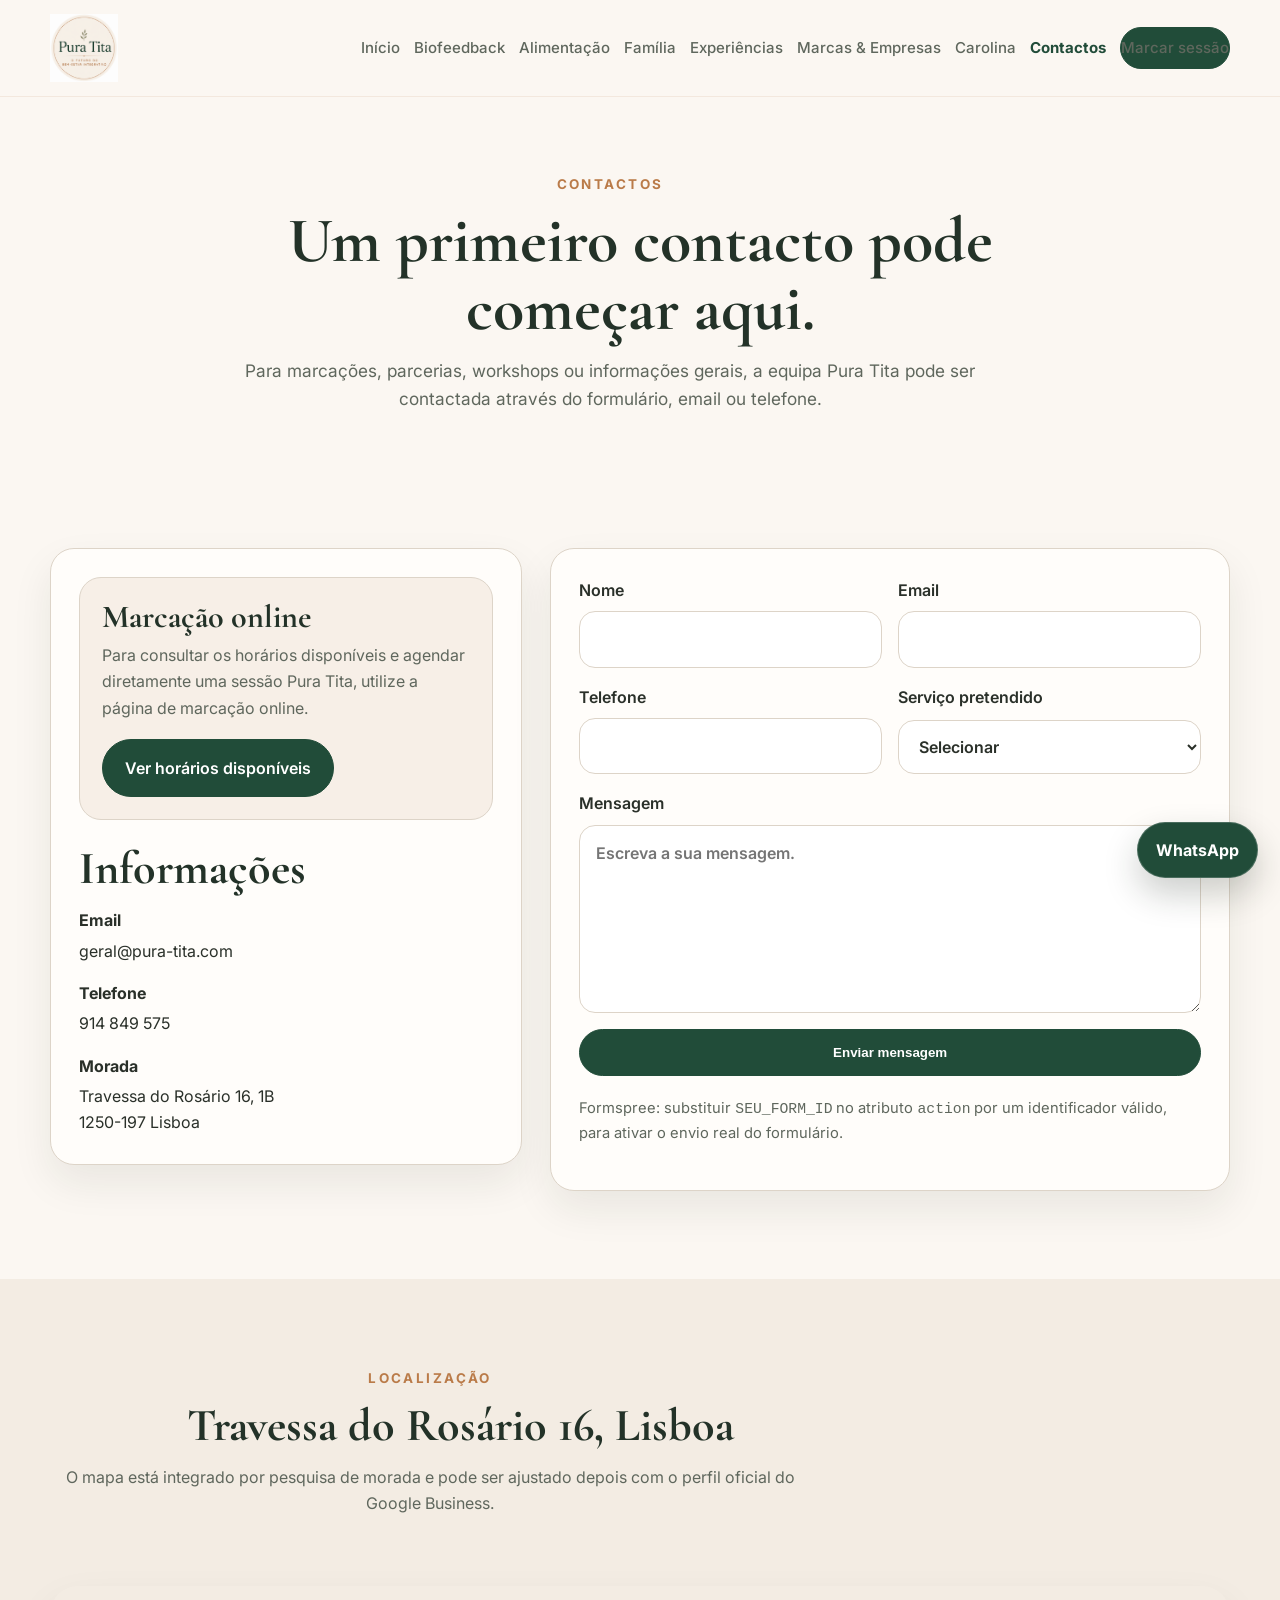
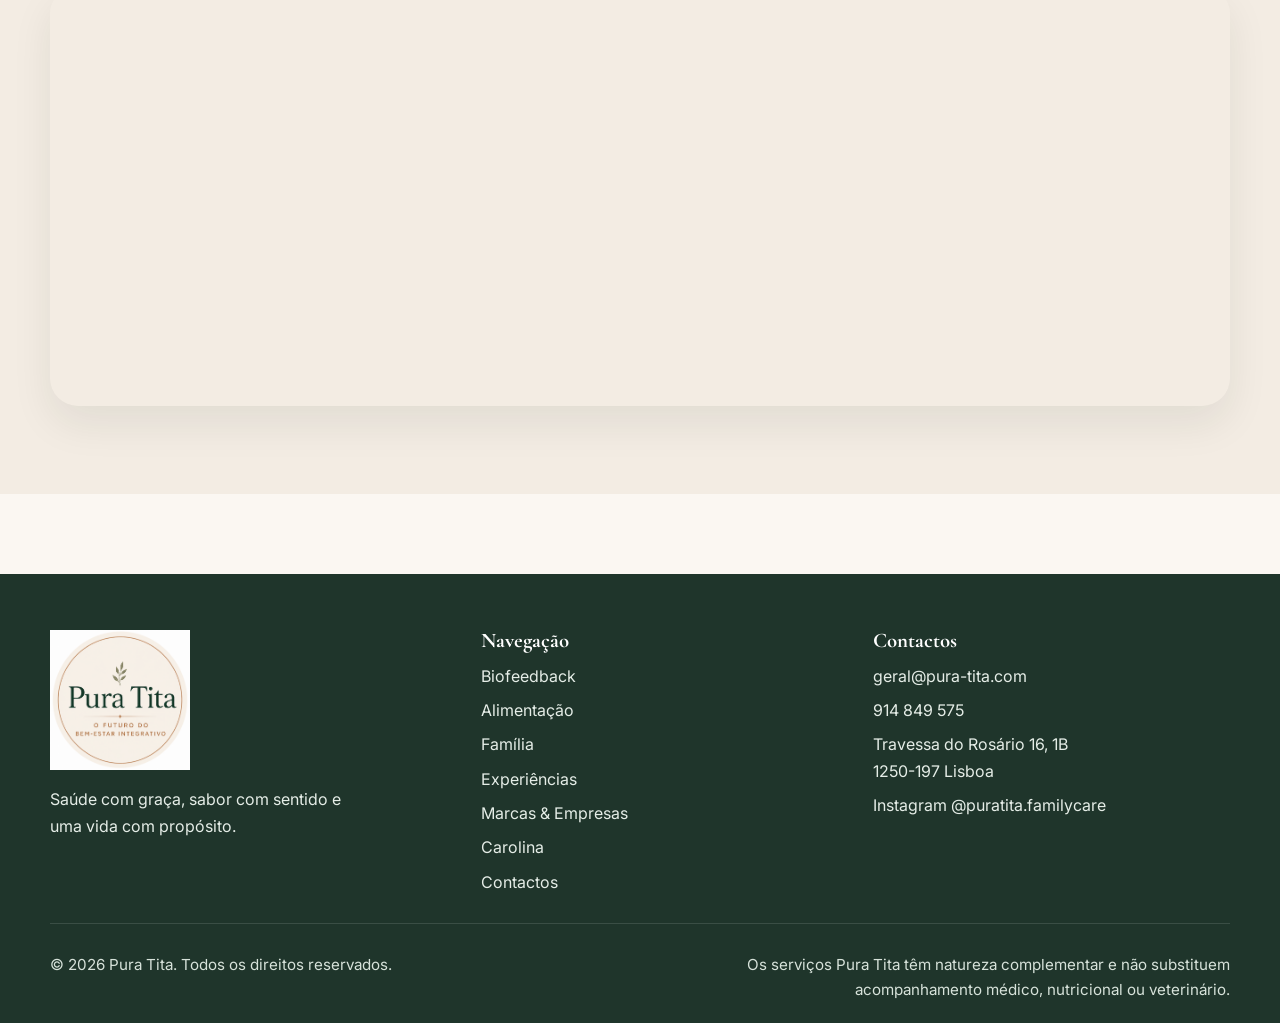
<file: contactos.html>
<!doctype html>
<html lang="pt">
<head>
  <meta charset="utf-8" />
<meta name="viewport" content="width=device-width, initial-scale=1" />
<title>Contactos | Pura Tita</title>
<meta name="description" content="Entre em contacto com a Pura Tita para sessões de biofeedback, alimentação natural e funcional, parcerias ou informações gerais." />
<meta name="robots" content="index, follow" />
<link rel="canonical" href="https://SEU-UTILIZADOR.github.io/pura-tita-site/contactos.html" />
<link rel="icon" type="image/png" href="assets/images/favicon.png" />
<link rel="preconnect" href="https://fonts.googleapis.com" />
<link rel="preconnect" href="https://fonts.gstatic.com" crossorigin />
<link href="https://fonts.googleapis.com/css2?family=Cormorant+Garamond:wght@400;500;600;700&family=Inter:wght@400;500;600;700&display=swap" rel="stylesheet" />
<link rel="stylesheet" href="styles.css" />
<meta property="og:type" content="website" />
<meta property="og:site_name" content="Pura Tita" />
<meta property="og:title" content="Contactos | Pura Tita" />
<meta property="og:description" content="Entre em contacto com a Pura Tita para sessões de biofeedback, alimentação natural e funcional, parcerias ou informações gerais." />
<meta property="og:url" content="https://SEU-UTILIZADOR.github.io/pura-tita-site/contactos.html" />
<meta property="og:image" content="https://SEU-UTILIZADOR.github.io/pura-tita-site/assets/images/hero-xafas.png" />
<meta name="twitter:card" content="summary_large_image" />
<meta name="twitter:title" content="Contactos | Pura Tita" />
<meta name="twitter:description" content="Entre em contacto com a Pura Tita para sessões de biofeedback, alimentação natural e funcional, parcerias ou informações gerais." />
<meta name="twitter:image" content="https://SEU-UTILIZADOR.github.io/pura-tita-site/assets/images/hero-xafas.png" />
</head>
<body>

<header class="site-header">
  <div class="container header-inner">
    <a class="brand" href="index.html" aria-label="Pura Tita — início">
      <img class="brand-logo" src="assets/images/logo-pura-tita.png" alt="Logótipo Pura Tita" />
    </a>
    <button class="nav-toggle" type="button" aria-expanded="false" aria-controls="menu">Menu</button>
    <nav id="menu" class="site-nav" aria-label="Navegação principal">
      <a href="index.html" class="">Início</a>
      <a href="biofeedback.html" class="">Biofeedback</a>
      <a href="alimentacao.html" class="">Alimentação</a>
      <a href="familia.html" class="">Família</a>
      <a href="experiencias.html" class="">Experiências</a>
      <a href="marcas-empresas.html" class="">Marcas & Empresas</a>
      <a href="carolina.html" class="">Carolina</a>
      <a href="contactos.html" class="is-active">Contactos</a>
      <a class="button button-small" href="https://calendar.app.google/uFUYTp2zuA6HXyQT7" target="_blank" rel="noopener">Marcar sessão</a>
    </nav>
  </div>
</header>
<main>
  <section class="page-hero small">
    <div class="container section-heading center narrow">
      <p class="eyebrow">Contactos</p>
      <h1>Um primeiro contacto pode começar aqui.</h1>
      <p class="lead">Para marcações, parcerias, workshops ou informações gerais, a equipa Pura Tita pode ser contactada através do formulário, email ou telefone.</p>
    </div>
  </section>

  <section class="section">
    <div class="container contact-grid">
      <div class="contact-card">
      <div class="booking-card-google-calendar">
        <h2>Marcação online</h2>
        <p>Para consultar os horários disponíveis e agendar diretamente uma sessão Pura Tita, utilize a página de marcação online.</p>
        <a class="button" href="https://calendar.app.google/uFUYTp2zuA6HXyQT7" target="_blank" rel="noopener">Ver horários disponíveis</a>
      </div>

        <h2>Informações</h2>
        <ul class="contact-list">
          <li><strong>Email</strong><a href="mailto:geral@pura-tita.com">geral@pura-tita.com</a></li>
          <li><strong>Telefone</strong><a href="tel:+351914849575">914 849 575</a></li>
          <li><strong>Morada</strong><span>Travessa do Rosário 16, 1B<br />1250-197 Lisboa</span></li>
        </ul>
      </div>
      <div class="form-card">
        <form class="contact-form" action="https://formspree.io/f/SEU_FORM_ID" method="POST">
          <input type="hidden" name="_subject" value="Novo contacto do site Pura Tita" />
          <input type="hidden" name="_language" value="pt" />
          <div class="field-grid">
            <label><span>Nome</span><input type="text" name="nome" required /></label>
            <label><span>Email</span><input type="email" name="email" required /></label>
          </div>
          <div class="field-grid">
            <label><span>Telefone</span><input type="tel" name="telefone" /></label>
            <label><span>Serviço pretendido</span>
              <select name="servico">
                <option value="">Selecionar</option>
                <option>Biofeedback</option>
                <option>Alimentação natural e funcional</option>
                <option>Família multiespécie</option>
                <option>Parceria / empresa</option>
              </select>
            </label>
          </div>
          <label><span>Mensagem</span><textarea name="mensagem" rows="6" placeholder="Escreva a sua mensagem."></textarea></label>
          <button class="button" type="submit">Enviar mensagem</button>
          <p class="form-note">Formspree: substituir <code>SEU_FORM_ID</code> no atributo <code>action</code> por um identificador válido, para ativar o envio real do formulário.</p>
        </form>
      </div>
    </div>
  </section>

  <section class="section section-tint">
    <div class="container map-wrap">
      <div class="section-heading center narrow">
        <p class="eyebrow">Localização</p>
        <h2>Travessa do Rosário 16, Lisboa</h2>
        <p>O mapa está integrado por pesquisa de morada e pode ser ajustado depois com o perfil oficial do Google Business.</p>
      </div>
      <iframe class="google-map" title="Mapa Pura Tita — Travessa do Rosário 16, Lisboa" loading="lazy" allowfullscreen referrerpolicy="no-referrer-when-downgrade" src="https://www.google.com/maps?q=Travessa%20do%20Ros%C3%A1rio%2016%201250-197%20Lisboa%20Portugal&output=embed"></iframe>
    </div>
  </section>

</main>

<footer class="site-footer">
  <div class="container footer-grid">
    <div>
      <img class="footer-logo" src="assets/images/logo-pura-tita.png" alt="Logótipo Pura Tita" />
      <p class="footer-tagline">Saúde com graça, sabor com sentido e uma vida com propósito.</p>
    </div>
    <div>
      <h4>Navegação</h4>
      <ul class="footer-links">
        <li><a href="biofeedback.html">Biofeedback</a></li>
        <li><a href="alimentacao.html">Alimentação</a></li>
        <li><a href="familia.html">Família</a></li>
        <li><a href="experiencias.html">Experiências</a></li>
        <li><a href="marcas-empresas.html">Marcas & Empresas</a></li>
        <li><a href="carolina.html">Carolina</a></li>
        <li><a href="contactos.html">Contactos</a></li>
      </ul>
    </div>
    <div>
      <h4>Contactos</h4>
      <ul class="footer-links footer-contact">
        <li><a href="mailto:geral@pura-tita.com">geral@pura-tita.com</a></li>
        <li><a href="tel:+351914849575">914 849 575</a></li>
        <li>Travessa do Rosário 16, 1B<br />1250-197 Lisboa</li>
        <li><a href="https://www.instagram.com/puratita.familycare/" target="_blank" rel="noopener">Instagram @puratita.familycare</a></li>
      </ul>
    </div>
  </div>
  <div class="container footer-bottom">
    <p>© <span id="year"></span> Pura Tita. Todos os direitos reservados.</p>
    <p class="footer-note">Os serviços Pura Tita têm natureza complementar e não substituem acompanhamento médico, nutricional ou veterinário.</p>
  </div>
</footer>
<a class="whatsapp-float" href="https://wa.me/351914849575?text=Gostaria%20de%20saber%20mais%20sobre%20a%20Pura%20Tita." aria-label="Contactar a Pura Tita por WhatsApp">WhatsApp</a>
<script src="script.js"></script>
</body>
</html>
</file>
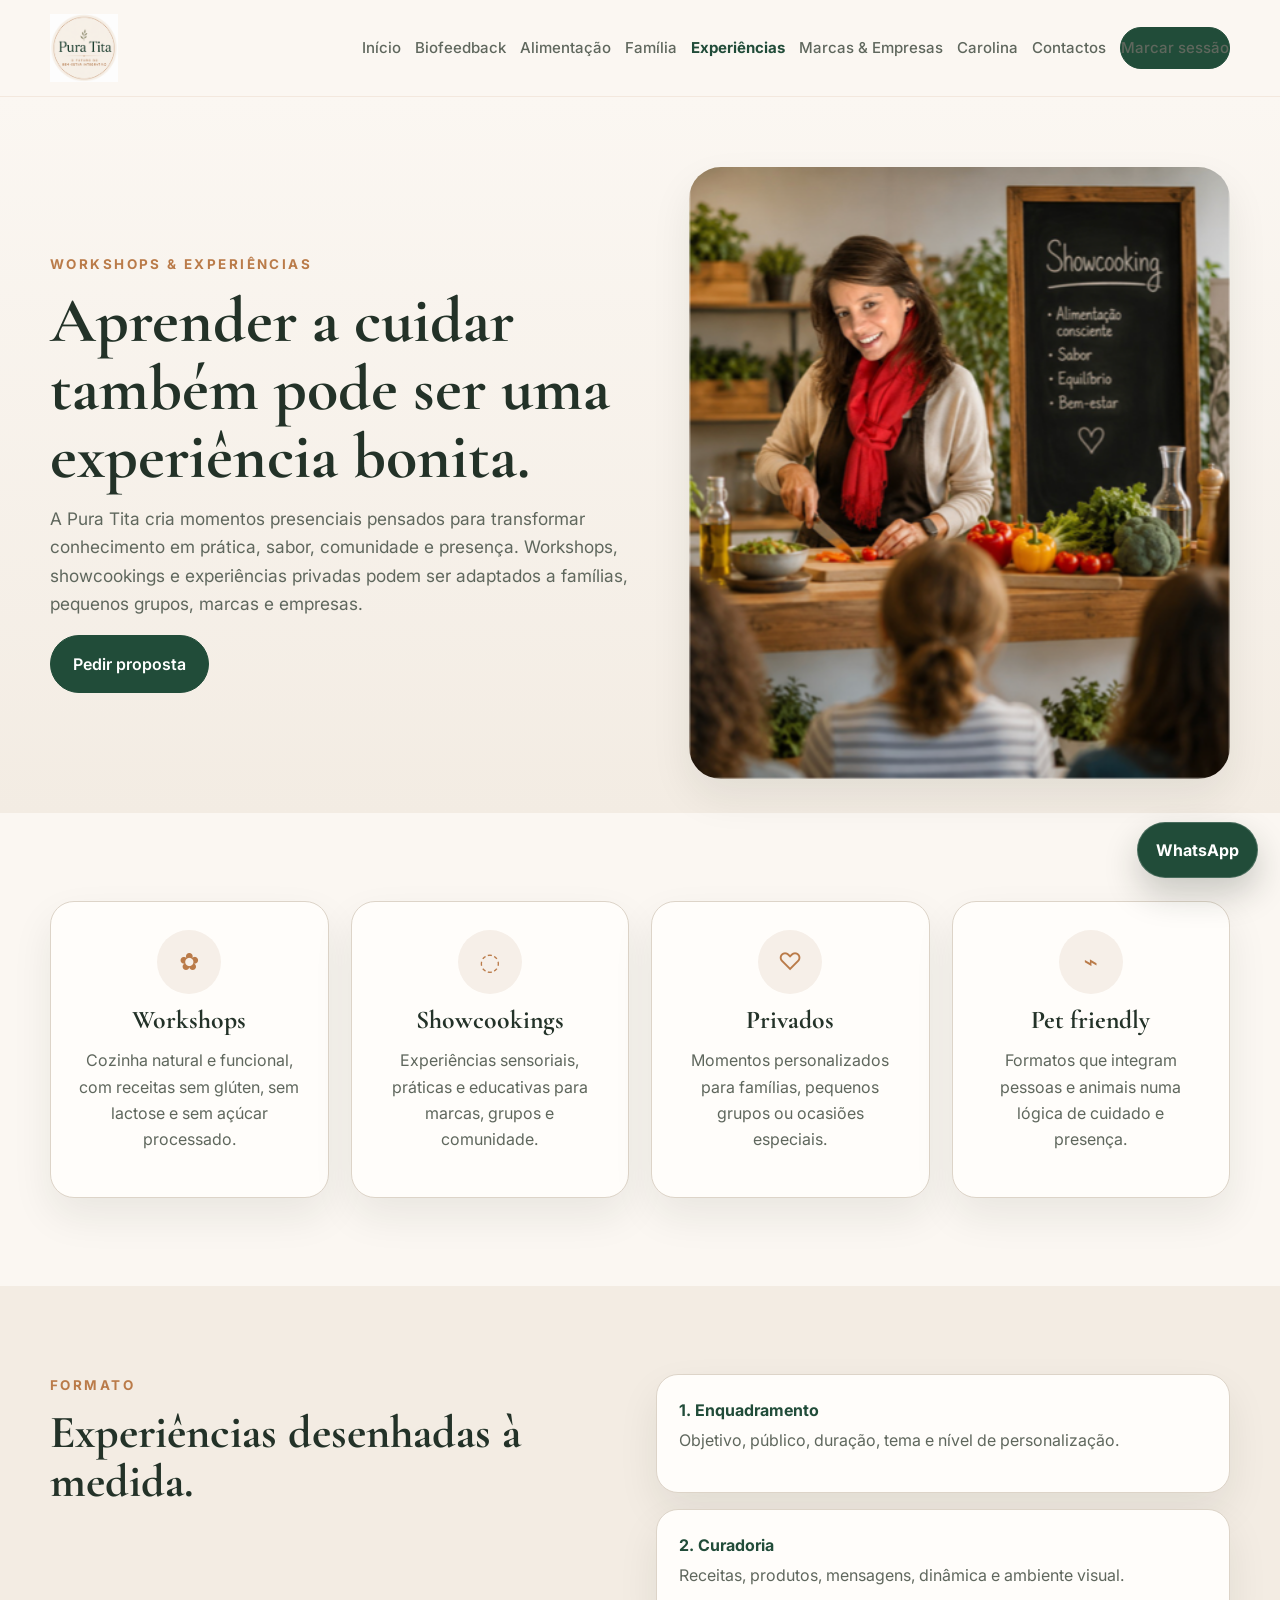
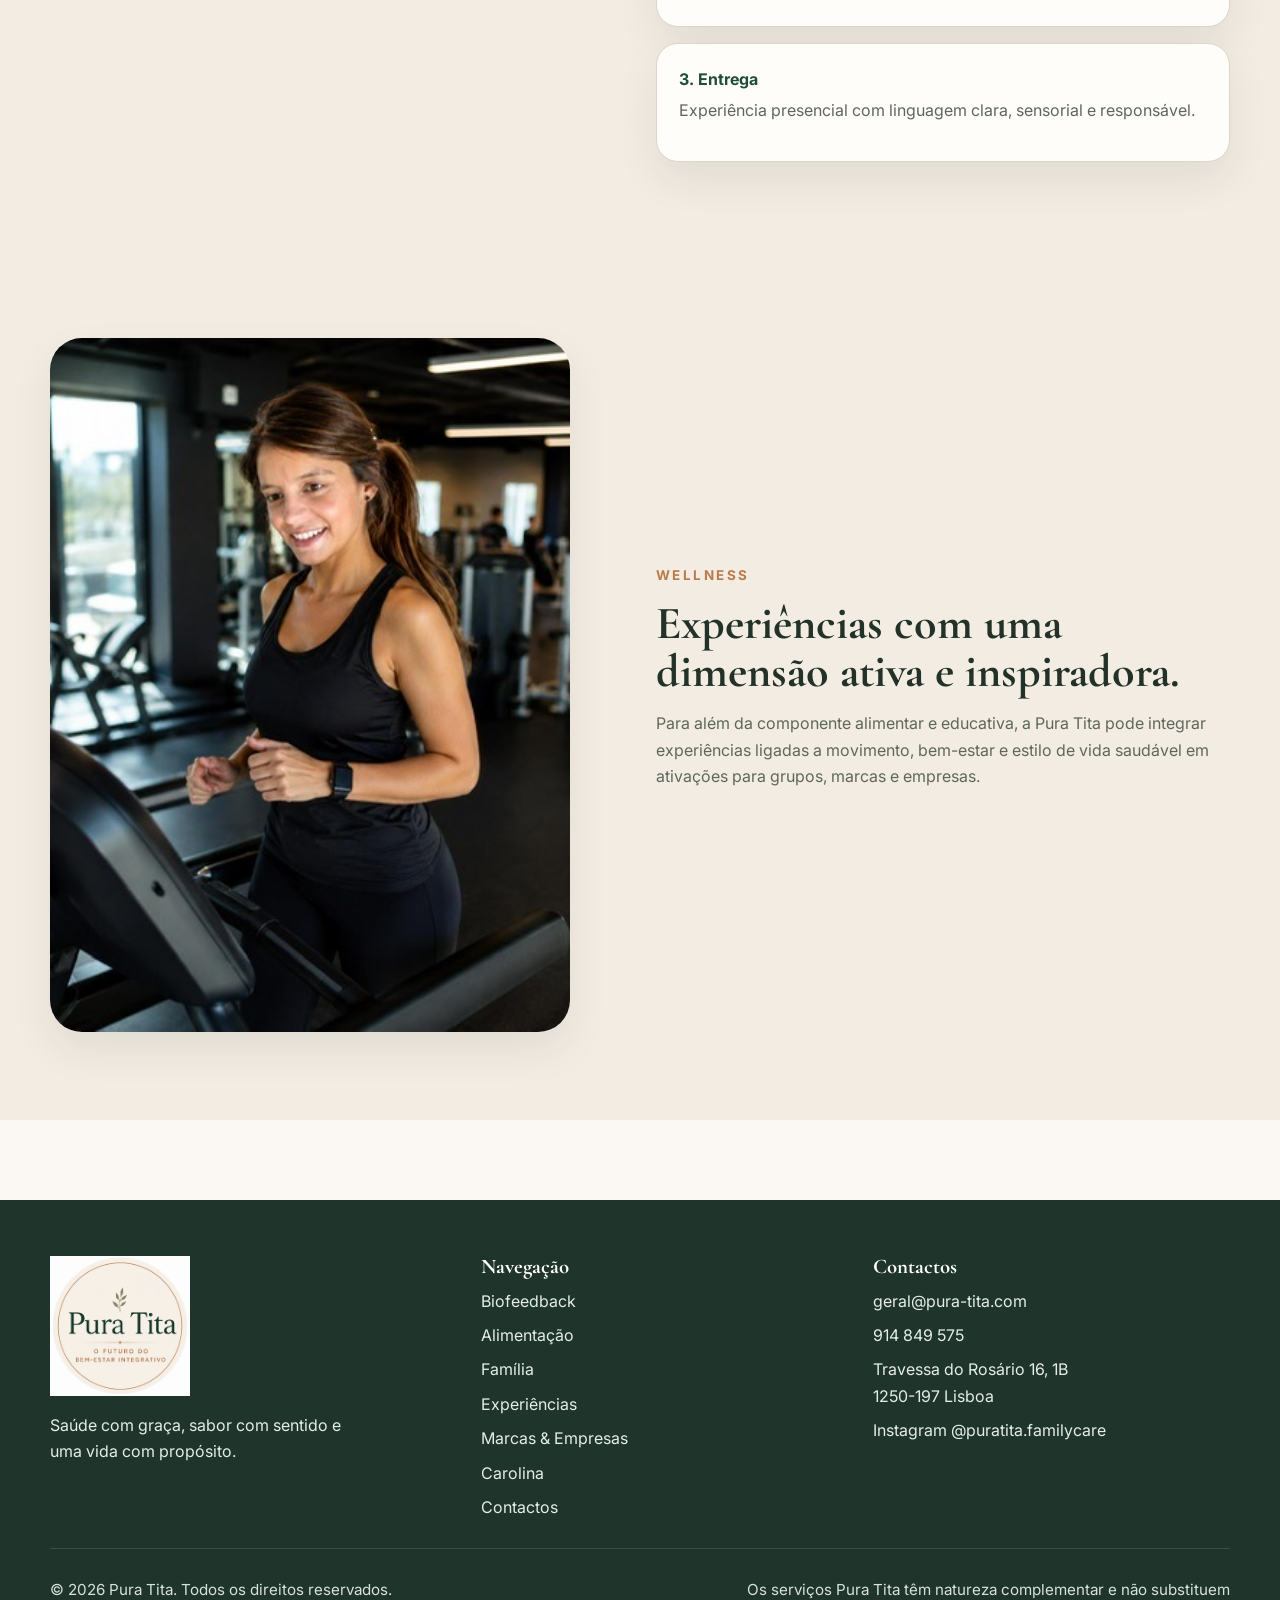
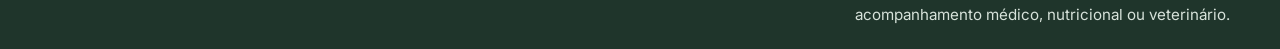
<file: experiencias.html>
<!doctype html>
<html lang="pt">
<head>
  <meta charset="utf-8" />
<meta name="viewport" content="width=device-width, initial-scale=1" />
<title>Workshops e Experiências | Pura Tita</title>
<meta name="description" content="Workshops, showcookings, eventos privados e experiências pet friendly da Pura Tita para pessoas, famílias, marcas e empresas." />
<meta name="robots" content="index, follow" />
<link rel="canonical" href="https://SEU-UTILIZADOR.github.io/pura-tita-site/experiencias.html" />
<link rel="icon" type="image/png" href="assets/images/favicon.png" />
<link rel="preconnect" href="https://fonts.googleapis.com" />
<link rel="preconnect" href="https://fonts.gstatic.com" crossorigin />
<link href="https://fonts.googleapis.com/css2?family=Cormorant+Garamond:wght@400;500;600;700&family=Inter:wght@400;500;600;700&display=swap" rel="stylesheet" />
<link rel="stylesheet" href="styles.css" />
<meta property="og:type" content="website" />
<meta property="og:site_name" content="Pura Tita" />
<meta property="og:title" content="Workshops e Experiências | Pura Tita" />
<meta property="og:description" content="Workshops, showcookings, eventos privados e experiências pet friendly da Pura Tita para pessoas, famílias, marcas e empresas." />
<meta property="og:url" content="https://SEU-UTILIZADOR.github.io/pura-tita-site/experiencias.html" />
<meta property="og:image" content="https://SEU-UTILIZADOR.github.io/pura-tita-site/assets/images/experiencias-showcooking.png" />
<meta name="twitter:card" content="summary_large_image" />
<meta name="twitter:title" content="Workshops e Experiências | Pura Tita" />
<meta name="twitter:description" content="Workshops, showcookings, eventos privados e experiências pet friendly da Pura Tita para pessoas, famílias, marcas e empresas." />
<meta name="twitter:image" content="https://SEU-UTILIZADOR.github.io/pura-tita-site/assets/images/experiencias-showcooking.png" />
</head>
<body>
<header class="site-header">
  <div class="container header-inner">
    <a class="brand" href="index.html" aria-label="Pura Tita — início">
      <img class="brand-logo" src="assets/images/logo-pura-tita.png" alt="Logótipo Pura Tita" />
    </a>
    <button class="nav-toggle" type="button" aria-expanded="false" aria-controls="menu">Menu</button>
    <nav id="menu" class="site-nav" aria-label="Navegação principal">
      <a href="index.html" class="">Início</a>
      <a href="biofeedback.html" class="">Biofeedback</a>
      <a href="alimentacao.html" class="">Alimentação</a>
      <a href="familia.html" class="">Família</a>
      <a href="experiencias.html" class="is-active">Experiências</a>
      <a href="marcas-empresas.html" class="">Marcas & Empresas</a>
      <a href="carolina.html" class="">Carolina</a>
      <a href="contactos.html" class="">Contactos</a>
      <a class="button button-small" href="https://calendar.app.google/uFUYTp2zuA6HXyQT7" target="_blank" rel="noopener">Marcar sessão</a>
    </nav>
  </div>
</header>

<main>
  <section class="page-hero editorial-hero">
    <div class="container page-hero-grid">
      <div>
        <p class="eyebrow">Workshops & Experiências</p>
        <h1>Aprender a cuidar também pode ser uma experiência bonita.</h1>
        <p class="lead">A Pura Tita cria momentos presenciais pensados para transformar conhecimento em prática, sabor, comunidade e presença. Workshops, showcookings e experiências privadas podem ser adaptados a famílias, pequenos grupos, marcas e empresas.</p>
        <a class="button" href="contactos.html">Pedir proposta</a>
      </div>
      <div class="page-hero-media layered-media">
        <img src="assets/images/experiencias-showcooking.png" alt="Carolina em momento de showcooking Pura Tita" />
      </div>
    </div>
  </section>

  <section class="section">
    <div class="container cards cards-4">
      <article class="card icon-card"><span>✿</span><h3>Workshops</h3><p>Cozinha natural e funcional, com receitas sem glúten, sem lactose e sem açúcar processado.</p></article>
      <article class="card icon-card"><span>◌</span><h3>Showcookings</h3><p>Experiências sensoriais, práticas e educativas para marcas, grupos e comunidade.</p></article>
      <article class="card icon-card"><span>♡</span><h3>Privados</h3><p>Momentos personalizados para famílias, pequenos grupos ou ocasiões especiais.</p></article>
      <article class="card icon-card"><span>⌁</span><h3>Pet friendly</h3><p>Formatos que integram pessoas e animais numa lógica de cuidado e presença.</p></article>
    </div>
  </section>

  <section class="section section-tint">
    <div class="container two-col">
      <div>
        <p class="eyebrow">Formato</p>
        <h2>Experiências desenhadas à medida.</h2>
      </div>
      <div class="service-list-v6">
        <div><strong>1. Enquadramento</strong><p>Objetivo, público, duração, tema e nível de personalização.</p></div>
        <div><strong>2. Curadoria</strong><p>Receitas, produtos, mensagens, dinâmica e ambiente visual.</p></div>
        <div><strong>3. Entrega</strong><p>Experiência presencial com linguagem clara, sensorial e responsável.</p></div>
      </div>
    </div>
  </section>
  <section class="section section-tint">
    <div class="container two-col experience-sport-block">
      <div class="page-hero-media">
        <img src="assets/images/experiencias-desporto.jpg" alt="Carolina em contexto de desporto e bem-estar" />
      </div>
      <div>
        <p class="eyebrow">Wellness</p>
        <h2>Experiências com uma dimensão ativa e inspiradora.</h2>
        <p>Para além da componente alimentar e educativa, a Pura Tita pode integrar experiências ligadas a movimento, bem-estar e estilo de vida saudável em ativações para grupos, marcas e empresas.</p>
      </div>
    </div>
  </section>
</main>

<footer class="site-footer">
  <div class="container footer-grid">
    <div>
      <img class="footer-logo" src="assets/images/logo-pura-tita.png" alt="Logótipo Pura Tita" />
      <p class="footer-tagline">Saúde com graça, sabor com sentido e uma vida com propósito.</p>
    </div>
    <div>
      <h4>Navegação</h4>
      <ul class="footer-links">
        <li><a href="biofeedback.html">Biofeedback</a></li>
        <li><a href="alimentacao.html">Alimentação</a></li>
        <li><a href="familia.html">Família</a></li>
        <li><a href="experiencias.html">Experiências</a></li>
        <li><a href="marcas-empresas.html">Marcas & Empresas</a></li>
        <li><a href="carolina.html">Carolina</a></li>
        <li><a href="contactos.html">Contactos</a></li>
      </ul>
    </div>
    <div>
      <h4>Contactos</h4>
      <ul class="footer-links footer-contact">
        <li><a href="mailto:geral@pura-tita.com">geral@pura-tita.com</a></li>
        <li><a href="tel:+351914849575">914 849 575</a></li>
        <li>Travessa do Rosário 16, 1B<br />1250-197 Lisboa</li>
        <li><a href="https://www.instagram.com/puratita.familycare/" target="_blank" rel="noopener">Instagram @puratita.familycare</a></li>
      </ul>
    </div>
  </div>
  <div class="container footer-bottom">
    <p>© <span id="year"></span> Pura Tita. Todos os direitos reservados.</p>
    <p class="footer-note">Os serviços Pura Tita têm natureza complementar e não substituem acompanhamento médico, nutricional ou veterinário.</p>
  </div>
</footer>
<a class="whatsapp-float" href="https://wa.me/351914849575?text=Gostaria%20de%20saber%20mais%20sobre%20a%20Pura%20Tita." aria-label="Contactar a Pura Tita por WhatsApp">WhatsApp</a>
<script src="script.js"></script>
</body>
</html>
</file>
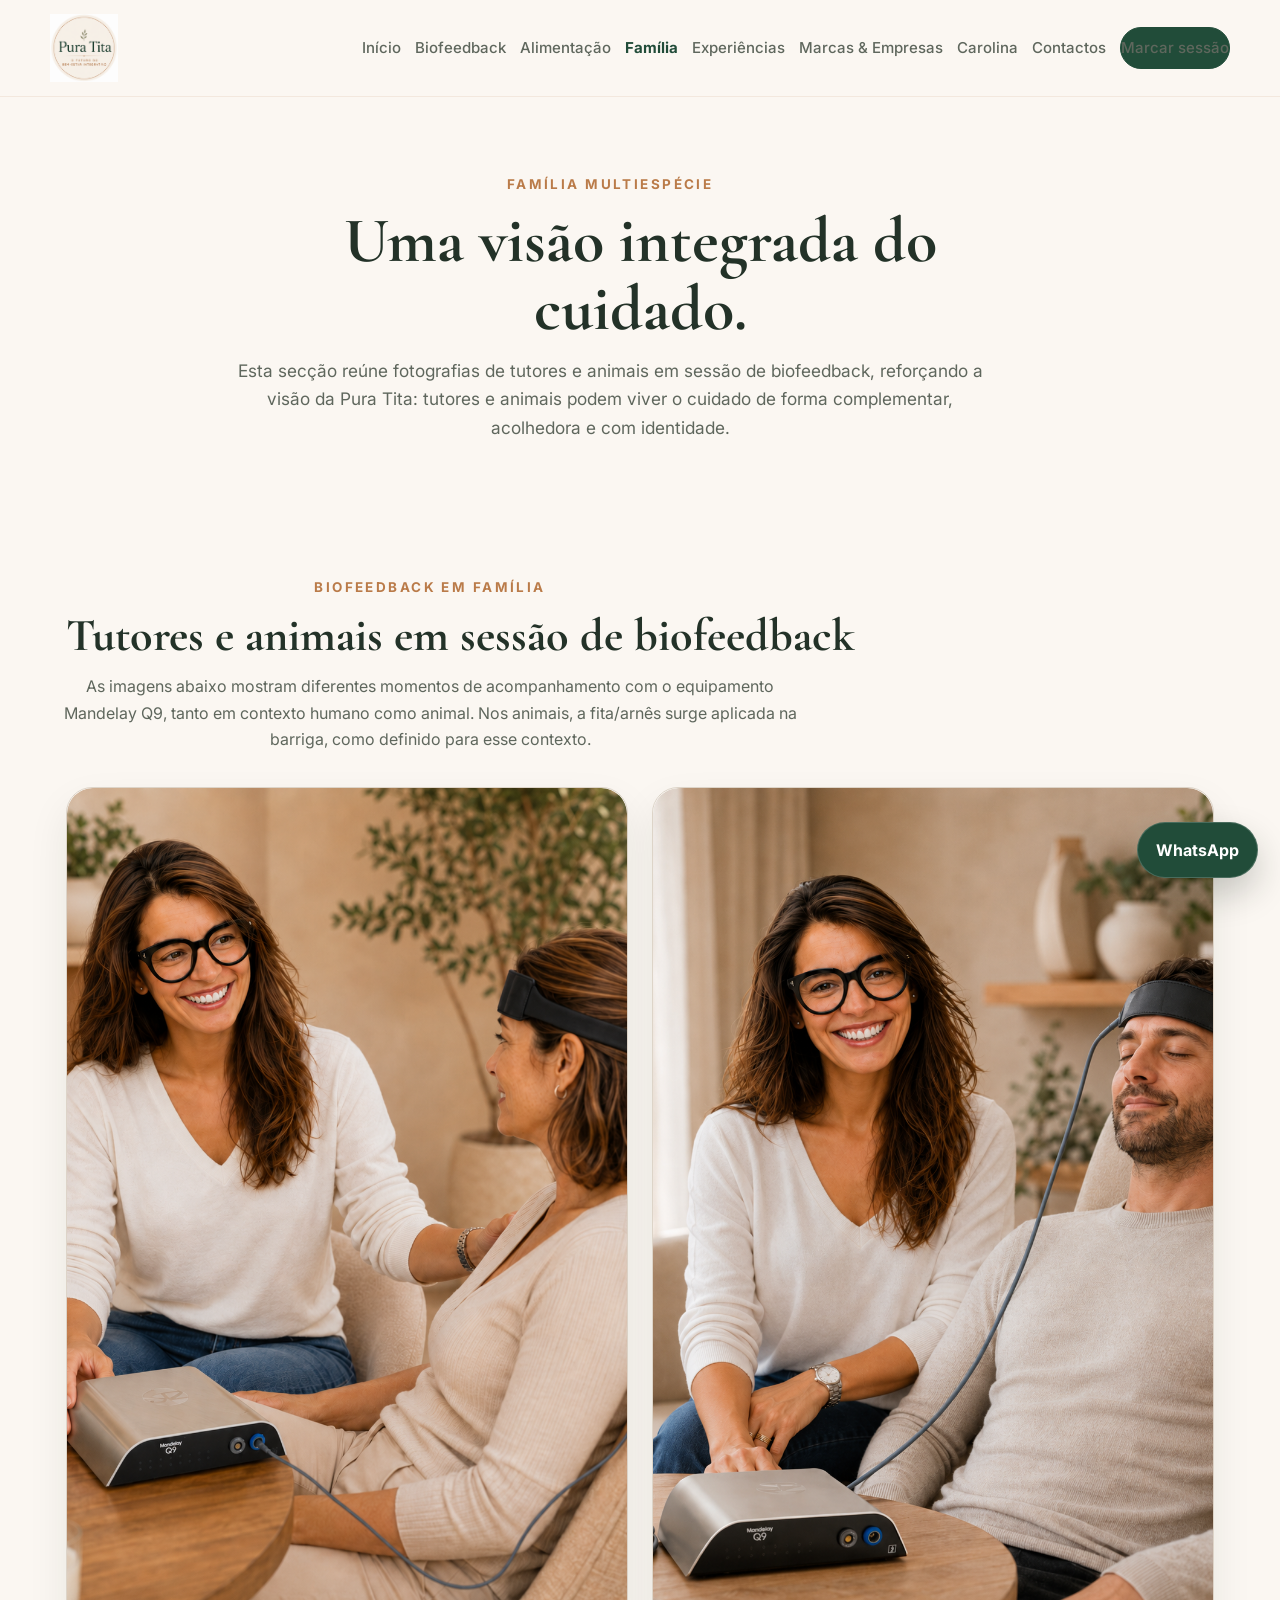
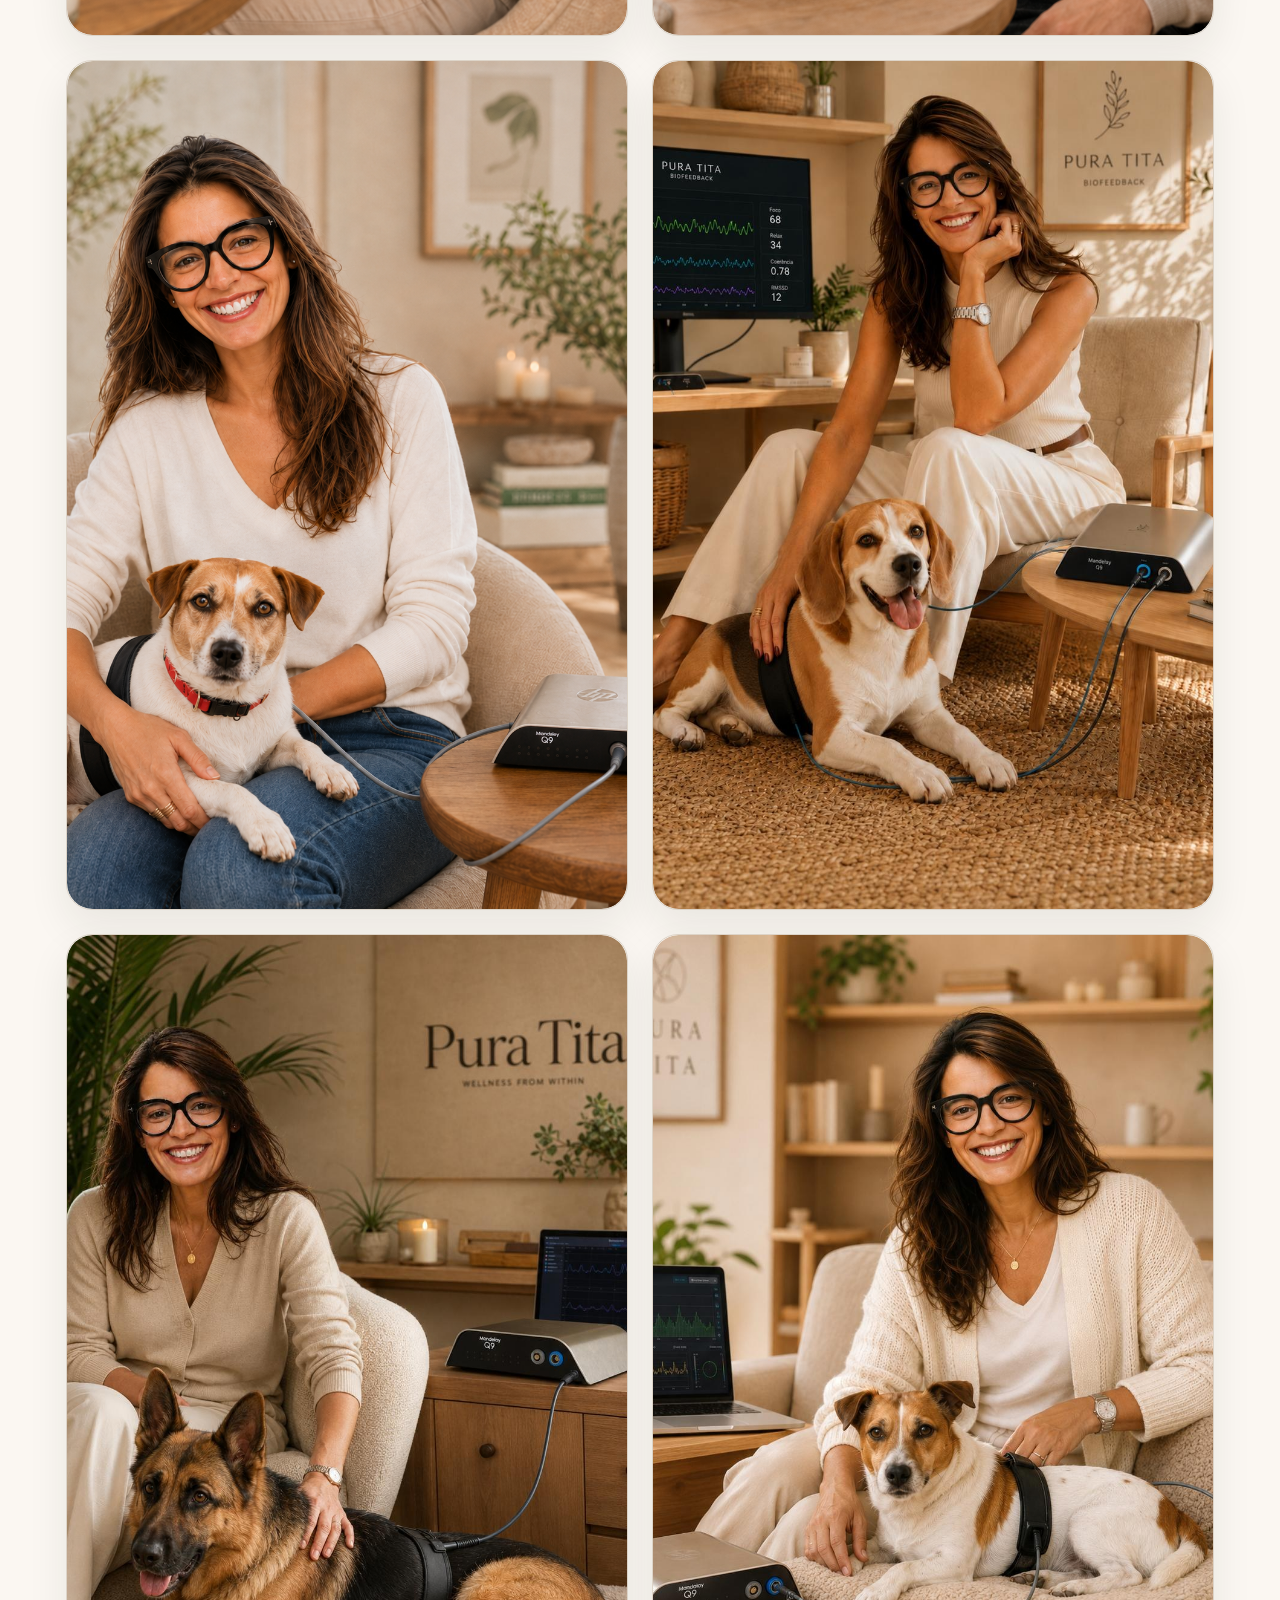
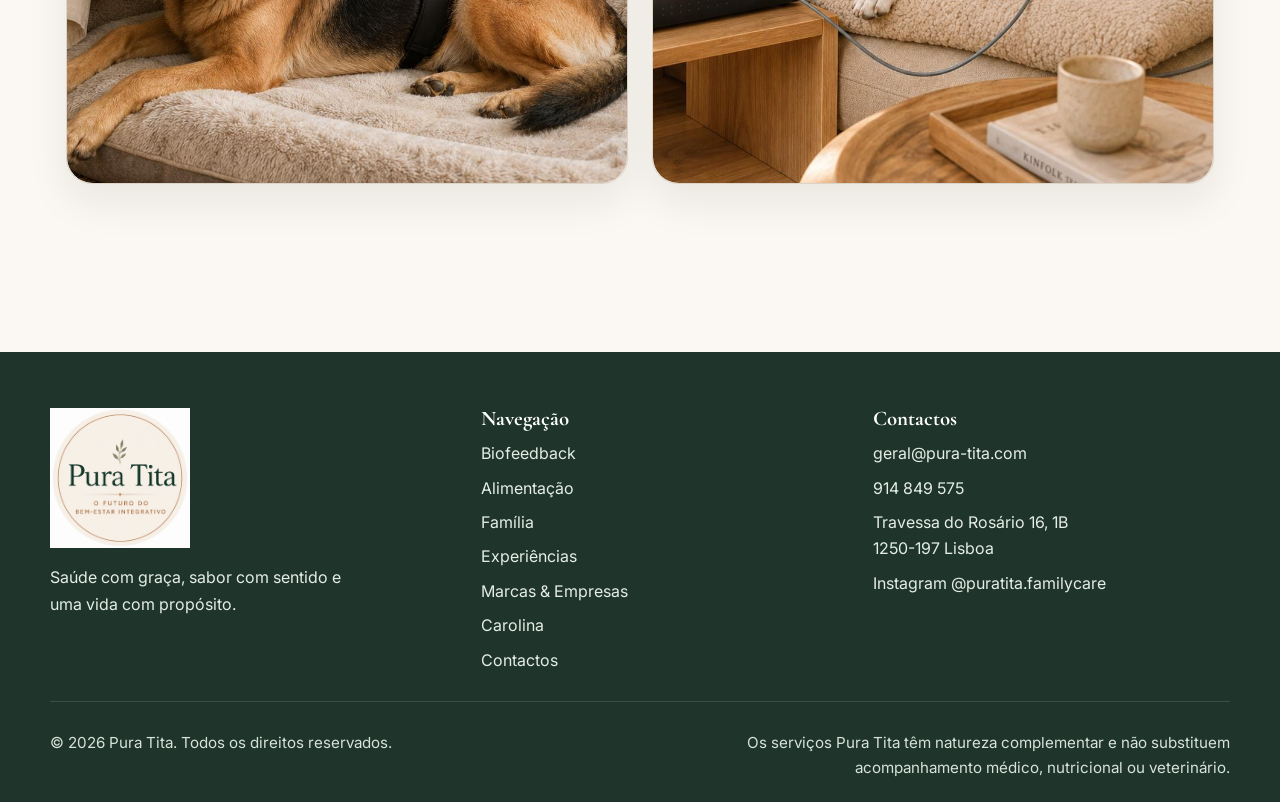
<file: familia.html>
<!doctype html>
<html lang="pt">
<head>
  <meta charset="utf-8" />
<meta name="viewport" content="width=device-width, initial-scale=1" />
<title>Família Multiespécie | Pura Tita</title>
<meta name="description" content="Explore a galeria Família Multiespécie da Pura Tita, com fotografias de pessoas e cães em sessões de biofeedback." />
<meta name="robots" content="index, follow" />
<link rel="canonical" href="https://SEU-UTILIZADOR.github.io/pura-tita-site/familia.html" />
<link rel="icon" type="image/png" href="assets/images/favicon.png" />
<link rel="preconnect" href="https://fonts.googleapis.com" />
<link rel="preconnect" href="https://fonts.gstatic.com" crossorigin />
<link href="https://fonts.googleapis.com/css2?family=Cormorant+Garamond:wght@400;500;600;700&family=Inter:wght@400;500;600;700&display=swap" rel="stylesheet" />
<link rel="stylesheet" href="styles.css" />
<meta property="og:type" content="website" />
<meta property="og:site_name" content="Pura Tita" />
<meta property="og:title" content="Família Multiespécie | Pura Tita" />
<meta property="og:description" content="Explore a galeria Família Multiespécie da Pura Tita, com fotografias de pessoas e cães em sessões de biofeedback." />
<meta property="og:url" content="https://SEU-UTILIZADOR.github.io/pura-tita-site/familia.html" />
<meta property="og:image" content="https://SEU-UTILIZADOR.github.io/pura-tita-site/assets/images/familia-xafas.png" />
<meta name="twitter:card" content="summary_large_image" />
<meta name="twitter:title" content="Família Multiespécie | Pura Tita" />
<meta name="twitter:description" content="Explore a galeria Família Multiespécie da Pura Tita, com fotografias de pessoas e cães em sessões de biofeedback." />
<meta name="twitter:image" content="https://SEU-UTILIZADOR.github.io/pura-tita-site/assets/images/familia-xafas.png" />
</head>
<body>

<header class="site-header">
  <div class="container header-inner">
    <a class="brand" href="index.html" aria-label="Pura Tita — início">
      <img class="brand-logo" src="assets/images/logo-pura-tita.png" alt="Logótipo Pura Tita" />
    </a>
    <button class="nav-toggle" type="button" aria-expanded="false" aria-controls="menu">Menu</button>
    <nav id="menu" class="site-nav" aria-label="Navegação principal">
      <a href="index.html" class="">Início</a>
      <a href="biofeedback.html" class="">Biofeedback</a>
      <a href="alimentacao.html" class="">Alimentação</a>
      <a href="familia.html" class="is-active">Família</a>
      <a href="experiencias.html" class="">Experiências</a>
      <a href="marcas-empresas.html" class="">Marcas & Empresas</a>
      <a href="carolina.html" class="">Carolina</a>
      <a href="contactos.html" class="">Contactos</a>
      <a class="button button-small" href="https://calendar.app.google/uFUYTp2zuA6HXyQT7" target="_blank" rel="noopener">Marcar sessão</a>
    </nav>
  </div>
</header>
<main>
  <section class="page-hero small">
    <div class="container section-heading center narrow">
      <p class="eyebrow">Família multiespécie</p>
      <h1>Uma visão integrada do cuidado.</h1>
      <p class="lead">Esta secção reúne fotografias de tutores e animais em sessão de biofeedback, reforçando a visão da Pura Tita: tutores e animais podem viver o cuidado de forma complementar, acolhedora e com identidade.</p>
    </div>
  </section>

  <section class="section">
    <div class="container">
      <div class="section-heading center narrow">
        <p class="eyebrow">Biofeedback em família</p>
        <h2>Tutores e animais em sessão de biofeedback</h2>
        <p>As imagens abaixo mostram diferentes momentos de acompanhamento com o equipamento Mandelay Q9, tanto em contexto humano como animal. Nos animais, a fita/arnês surge aplicada na barriga, como definido para esse contexto.</p>
      </div>
      <div class="container family-grid family-grid-dogs only-dogs-grid">
        <article class="family-card"><img src="assets/images/familia-mulher-adulta.png" alt="Carolina com uma tutora em sessão de biofeedback" /><div><h3>Tutora</h3><p>Uma proposta visual que reforça o acompanhamento humano num ambiente acolhedor e sereno.</p></div></article>
        <article class="family-card"><img src="assets/images/familia-homem-adulto.png" alt="Carolina com um tutor em sessão de biofeedback" /><div><h3>Tutor</h3><p>Uma imagem clara e profissional para mostrar o biofeedback no contexto humano.</p></div></article>
        <article class="family-card"><img src="assets/images/familia-xafas.png" alt="Carolina com o Xafas em sessão de biofeedback" /><div><h3>Xafas</h3><p>Um retrato luminoso e identitário da relação entre tutora e animal.</p></div></article>
        <article class="family-card"><img src="assets/images/biofeedback-beagle.jpg" alt="Carolina com um beagle em sessão de biofeedback" /><div><h3>Beagle</h3><p>Uma imagem acolhedora para comunicar sessões com cães de companhia.</p></div></article>
        <article class="family-card"><img src="assets/images/familia-pastor.jpg" alt="Carolina com um pastor alemão em sessão de biofeedback" /><div><h3>Pastor alemão</h3><p>Uma proposta visual mais forte, ideal para mostrar amplitude e confiança.</p></div></article>
        <article class="family-card"><img src="assets/images/founder-terrier.jpg" alt="Carolina com um terrier em sessão de biofeedback" /><div><h3>Terrier</h3><p>Uma leitura mais próxima e intimista do biofeedback animal, integrada no universo Pura Tita.</p></div></article>
      </div>
    </div>
  </section>
</main>

<footer class="site-footer">
  <div class="container footer-grid">
    <div>
      <img class="footer-logo" src="assets/images/logo-pura-tita.png" alt="Logótipo Pura Tita" />
      <p class="footer-tagline">Saúde com graça, sabor com sentido e uma vida com propósito.</p>
    </div>
    <div>
      <h4>Navegação</h4>
      <ul class="footer-links">
        <li><a href="biofeedback.html">Biofeedback</a></li>
        <li><a href="alimentacao.html">Alimentação</a></li>
        <li><a href="familia.html">Família</a></li>
        <li><a href="experiencias.html">Experiências</a></li>
        <li><a href="marcas-empresas.html">Marcas & Empresas</a></li>
        <li><a href="carolina.html">Carolina</a></li>
        <li><a href="contactos.html">Contactos</a></li>
      </ul>
    </div>
    <div>
      <h4>Contactos</h4>
      <ul class="footer-links footer-contact">
        <li><a href="mailto:geral@pura-tita.com">geral@pura-tita.com</a></li>
        <li><a href="tel:+351914849575">914 849 575</a></li>
        <li>Travessa do Rosário 16, 1B<br />1250-197 Lisboa</li>
        <li><a href="https://www.instagram.com/puratita.familycare/" target="_blank" rel="noopener">Instagram @puratita.familycare</a></li>
      </ul>
    </div>
  </div>
  <div class="container footer-bottom">
    <p>© <span id="year"></span> Pura Tita. Todos os direitos reservados.</p>
    <p class="footer-note">Os serviços Pura Tita têm natureza complementar e não substituem acompanhamento médico, nutricional ou veterinário.</p>
  </div>
</footer>
<a class="whatsapp-float" href="https://wa.me/351914849575?text=Gostaria%20de%20saber%20mais%20sobre%20a%20Pura%20Tita." aria-label="Contactar a Pura Tita por WhatsApp">WhatsApp</a>
<script src="script.js"></script>
</body>
</html>
</file>
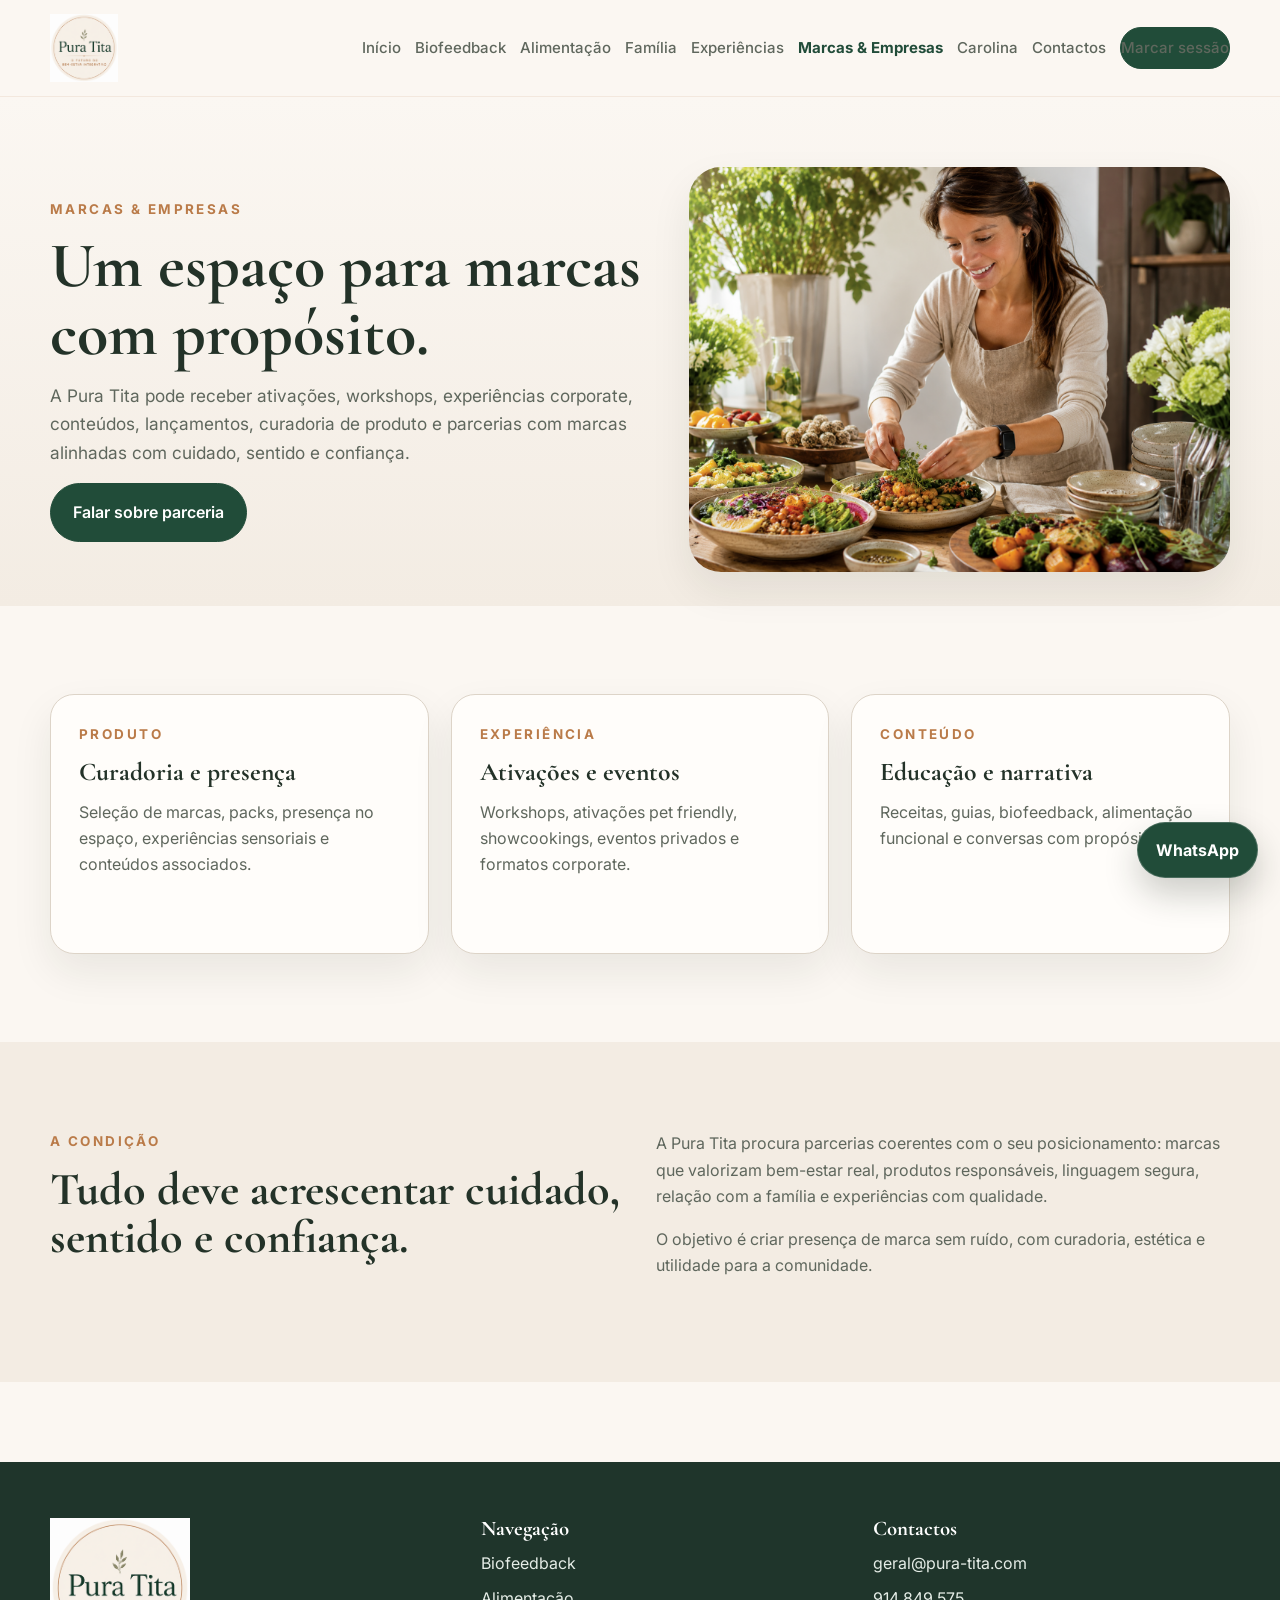
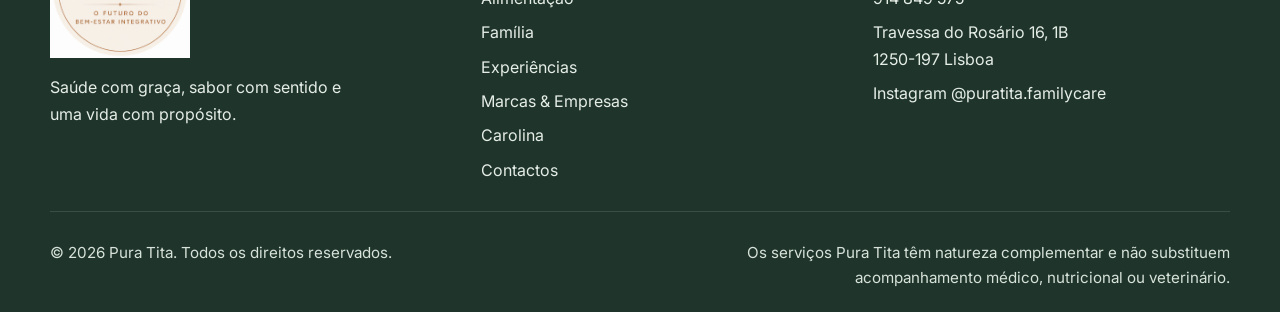
<file: marcas-empresas.html>
<!doctype html>
<html lang="pt">
<head>
  <meta charset="utf-8" />
<meta name="viewport" content="width=device-width, initial-scale=1" />
<title>Marcas & Empresas | Pura Tita</title>
<meta name="description" content="Parcerias, ativações, conteúdo, experiências corporate e curadoria de produto com a Pura Tita." />
<meta name="robots" content="index, follow" />
<link rel="canonical" href="https://SEU-UTILIZADOR.github.io/pura-tita-site/marcas-empresas.html" />
<link rel="icon" type="image/png" href="assets/images/favicon.png" />
<link rel="preconnect" href="https://fonts.googleapis.com" />
<link rel="preconnect" href="https://fonts.gstatic.com" crossorigin />
<link href="https://fonts.googleapis.com/css2?family=Cormorant+Garamond:wght@400;500;600;700&family=Inter:wght@400;500;600;700&display=swap" rel="stylesheet" />
<link rel="stylesheet" href="styles.css" />
<meta property="og:type" content="website" />
<meta property="og:site_name" content="Pura Tita" />
<meta property="og:title" content="Marcas & Empresas | Pura Tita" />
<meta property="og:description" content="Parcerias, ativações, conteúdo, experiências corporate e curadoria de produto com a Pura Tita." />
<meta property="og:url" content="https://SEU-UTILIZADOR.github.io/pura-tita-site/marcas-empresas.html" />
<meta property="og:image" content="https://SEU-UTILIZADOR.github.io/pura-tita-site/assets/images/marcas-catering.png" />
<meta name="twitter:card" content="summary_large_image" />
<meta name="twitter:title" content="Marcas & Empresas | Pura Tita" />
<meta name="twitter:description" content="Parcerias, ativações, conteúdo, experiências corporate e curadoria de produto com a Pura Tita." />
<meta name="twitter:image" content="https://SEU-UTILIZADOR.github.io/pura-tita-site/assets/images/marcas-catering.png" />
</head>
<body>
<header class="site-header">
  <div class="container header-inner">
    <a class="brand" href="index.html" aria-label="Pura Tita — início">
      <img class="brand-logo" src="assets/images/logo-pura-tita.png" alt="Logótipo Pura Tita" />
    </a>
    <button class="nav-toggle" type="button" aria-expanded="false" aria-controls="menu">Menu</button>
    <nav id="menu" class="site-nav" aria-label="Navegação principal">
      <a href="index.html" class="">Início</a>
      <a href="biofeedback.html" class="">Biofeedback</a>
      <a href="alimentacao.html" class="">Alimentação</a>
      <a href="familia.html" class="">Família</a>
      <a href="experiencias.html" class="">Experiências</a>
      <a href="marcas-empresas.html" class="is-active">Marcas & Empresas</a>
      <a href="carolina.html" class="">Carolina</a>
      <a href="contactos.html" class="">Contactos</a>
      <a class="button button-small" href="https://calendar.app.google/uFUYTp2zuA6HXyQT7" target="_blank" rel="noopener">Marcar sessão</a>
    </nav>
  </div>
</header>

<main>
  <section class="page-hero editorial-hero">
    <div class="container page-hero-grid">
      <div>
        <p class="eyebrow">Marcas & Empresas</p>
        <h1>Um espaço para marcas com propósito.</h1>
        <p class="lead">A Pura Tita pode receber ativações, workshops, experiências corporate, conteúdos, lançamentos, curadoria de produto e parcerias com marcas alinhadas com cuidado, sentido e confiança.</p>
        <a class="button" href="contactos.html">Falar sobre parceria</a>
      </div>
      <div class="page-hero-media">
        <img src="assets/images/marcas-catering.png" alt="Carolina a montar um catering saudável e elegante para Pura Tita" />
      </div>
    </div>
  </section>

  <section class="section">
    <div class="container cards cards-3">
      <article class="card partner-card-v6"><p class="eyebrow">Produto</p><h3>Curadoria e presença</h3><p>Seleção de marcas, packs, presença no espaço, experiências sensoriais e conteúdos associados.</p></article>
      <article class="card partner-card-v6"><p class="eyebrow">Experiência</p><h3>Ativações e eventos</h3><p>Workshops, ativações pet friendly, showcookings, eventos privados e formatos corporate.</p></article>
      <article class="card partner-card-v6"><p class="eyebrow">Conteúdo</p><h3>Educação e narrativa</h3><p>Receitas, guias, biofeedback, alimentação funcional e conversas com propósito.</p></article>
    </div>
  </section>

  <section class="section section-tint">
    <div class="container two-col">
      <div>
        <p class="eyebrow">A condição</p>
        <h2>Tudo deve acrescentar cuidado, sentido e confiança.</h2>
      </div>
      <div>
        <p>A Pura Tita procura parcerias coerentes com o seu posicionamento: marcas que valorizam bem-estar real, produtos responsáveis, linguagem segura, relação com a família e experiências com qualidade.</p>
        <p>O objetivo é criar presença de marca sem ruído, com curadoria, estética e utilidade para a comunidade.</p>
      </div>
    </div>
  </section>
</main>

<footer class="site-footer">
  <div class="container footer-grid">
    <div>
      <img class="footer-logo" src="assets/images/logo-pura-tita.png" alt="Logótipo Pura Tita" />
      <p class="footer-tagline">Saúde com graça, sabor com sentido e uma vida com propósito.</p>
    </div>
    <div>
      <h4>Navegação</h4>
      <ul class="footer-links">
        <li><a href="biofeedback.html">Biofeedback</a></li>
        <li><a href="alimentacao.html">Alimentação</a></li>
        <li><a href="familia.html">Família</a></li>
        <li><a href="experiencias.html">Experiências</a></li>
        <li><a href="marcas-empresas.html">Marcas & Empresas</a></li>
        <li><a href="carolina.html">Carolina</a></li>
        <li><a href="contactos.html">Contactos</a></li>
      </ul>
    </div>
    <div>
      <h4>Contactos</h4>
      <ul class="footer-links footer-contact">
        <li><a href="mailto:geral@pura-tita.com">geral@pura-tita.com</a></li>
        <li><a href="tel:+351914849575">914 849 575</a></li>
        <li>Travessa do Rosário 16, 1B<br />1250-197 Lisboa</li>
        <li><a href="https://www.instagram.com/puratita.familycare/" target="_blank" rel="noopener">Instagram @puratita.familycare</a></li>
      </ul>
    </div>
  </div>
  <div class="container footer-bottom">
    <p>© <span id="year"></span> Pura Tita. Todos os direitos reservados.</p>
    <p class="footer-note">Os serviços Pura Tita têm natureza complementar e não substituem acompanhamento médico, nutricional ou veterinário.</p>
  </div>
</footer>
<a class="whatsapp-float" href="https://wa.me/351914849575?text=Gostaria%20de%20saber%20mais%20sobre%20a%20Pura%20Tita." aria-label="Contactar a Pura Tita por WhatsApp">WhatsApp</a>
<script src="script.js"></script>
</body>
</html>
</file>
<file: styles.css>
:root{
  --bg:#fbf7f2;
  --surface:#fffdfa;
  --surface-2:#f3ece3;
  --text:#2a3029;
  --muted:#5f675d;
  --line:#ddd4c8;
  --green:#214c39;
  --green-soft:#315e48;
  --copper:#ba7b49;
  --white:#ffffff;
  --shadow:0 18px 40px rgba(29,35,27,.08);
  --radius:24px;
  --radius-sm:18px;
  --container:min(1180px, calc(100% - 32px));
  --serif:'Cormorant Garamond', Georgia, serif;
  --sans:'Inter', system-ui, sans-serif;
}
*{box-sizing:border-box}
html{scroll-behavior:smooth}
body{margin:0;font-family:var(--sans);background:var(--bg);color:var(--text);line-height:1.65}
a{color:inherit;text-decoration:none}
img{max-width:100%;display:block}
.container{width:var(--container);margin:0 auto}
.section{padding:88px 0}
.section-tint{background:var(--surface-2)}
.center{text-align:center}
.narrow{max-width:820px}
.top-gap{margin-top:28px}
.eyebrow{margin:0 0 12px;font-size:.84rem;font-weight:700;letter-spacing:.18em;text-transform:uppercase;color:var(--copper)}
h1,h2,h3,h4{font-family:var(--serif);line-height:1.06;margin:0 0 14px;color:#233228}
h1{font-size:clamp(2.6rem, 5vw, 4.8rem)}
h2{font-size:clamp(2rem, 3.6vw, 3.2rem)}
h3{font-size:1.6rem}
p{margin:0 0 16px;color:var(--muted)}
.lead{font-size:1.08rem}
.button{display:inline-flex;align-items:center;justify-content:center;padding:15px 22px;border-radius:999px;background:var(--green);color:#fff;font-weight:600;border:1px solid var(--green);transition:.25s ease}
.button:hover{background:var(--green-soft);border-color:var(--green-soft)}
.button-secondary{background:transparent;color:var(--green)}
.button-secondary:hover{background:rgba(33,76,57,.06)}
.button-small{padding:11px 18px;font-size:.95rem}
.site-header{position:sticky;top:0;z-index:20;background:rgba(251,247,242,.92);backdrop-filter:blur(10px);border-bottom:1px solid rgba(186,123,73,.12)}
.header-inner{display:flex;align-items:center;justify-content:space-between;gap:18px;padding:14px 0}
.brand-logo{height:68px;width:auto;object-fit:contain}
.site-nav{display:flex;align-items:center;gap:18px;flex-wrap:wrap}
.site-nav a{padding:8px 0;color:var(--muted);font-weight:500}
.site-nav a.is-active{color:var(--green);font-weight:700}
.nav-toggle{display:none;border:1px solid var(--line);background:#fff;padding:10px 14px;border-radius:999px;font:inherit}
.hero{padding:42px 0 40px}
.hero-home{padding-top:50px}
.hero-grid,.page-hero-grid{display:grid;grid-template-columns:1.05fr .95fr;gap:42px;align-items:center}
.hero-logo{width:160px;margin-bottom:16px}
.hero-media img,.page-hero-media img{width:100%;height:100%;object-fit:cover;border-radius:32px;box-shadow:var(--shadow)}
.hero-actions{display:flex;gap:14px;flex-wrap:wrap;margin-top:28px}
.page-hero{padding:70px 0 34px}
.page-hero.small{padding:76px 0 12px}
.section-heading{margin-bottom:34px}
.section-heading p{max-width:760px}
.cards{display:grid;gap:22px}
.cards-4{grid-template-columns:repeat(4,minmax(0,1fr))}
.cards-3{grid-template-columns:repeat(3,minmax(0,1fr))}
.card{background:var(--surface);border:1px solid var(--line);border-radius:var(--radius);padding:28px;box-shadow:var(--shadow)}
.icon-card{text-align:center}
.icon-card span{display:inline-flex;align-items:center;justify-content:center;width:64px;height:64px;border-radius:50%;background:#f6efe8;color:var(--copper);font-size:1.5rem;margin-bottom:12px}
.two-col{display:grid;grid-template-columns:1fr 1fr;gap:32px;align-items:start}
.split-feature{display:grid;grid-template-columns:.95fr 1.05fr;gap:36px;align-items:center}
.feature-media img{border-radius:22px;box-shadow:var(--shadow)}
.family-feature-grid{display:grid;grid-template-columns:repeat(2,1fr);gap:18px}
.cta-band{background:linear-gradient(135deg, #284936 0%, #1f372b 100%);color:#fff}
.cta-band h2,.cta-band p{color:#fff}
.cta-band .eyebrow{color:#e0b58b}
.cta-band-inner{display:flex;align-items:center;justify-content:space-between;gap:28px}
.checklist{list-style:none;padding:0;margin:24px 0 0;display:grid;gap:10px}
.checklist li{position:relative;padding-left:28px;color:var(--muted)}
.checklist li::before{content:'✓';position:absolute;left:0;top:0;color:var(--green);font-weight:700}
.checklist.two-columns{grid-template-columns:repeat(2,minmax(0,1fr));column-gap:20px}
.steps .card strong{display:inline-flex;width:40px;height:40px;align-items:center;justify-content:center;border-radius:50%;background:#f2eadf;color:var(--green);margin-bottom:10px}
.gallery-2{display:grid;grid-template-columns:1fr 1fr;gap:24px}
.gallery-2 img,.family-grid img{border-radius:26px;box-shadow:var(--shadow);width:100%;height:100%;object-fit:cover}
.notice{background:#fffdf9;border:1px solid var(--line);border-radius:var(--radius);padding:32px;text-align:center;box-shadow:var(--shadow)}
.family-grid{display:grid;grid-template-columns:repeat(2,minmax(0,1fr));gap:24px}
.family-card{background:var(--surface);border:1px solid var(--line);border-radius:26px;overflow:hidden;box-shadow:var(--shadow)}
.family-card img{aspect-ratio:4/5}
.family-card div{padding:20px 22px 24px}
.contact-grid{display:grid;grid-template-columns:.82fr 1.18fr;gap:28px;align-items:start}
.contact-card,.form-card{background:var(--surface);border:1px solid var(--line);border-radius:var(--radius);padding:28px;box-shadow:var(--shadow)}
.contact-list{list-style:none;padding:0;margin:0;display:grid;gap:16px}
.contact-list li{display:grid;gap:4px}
.contact-list strong{color:var(--text)}
.contact-form{display:grid;gap:16px}
.field-grid{display:grid;grid-template-columns:1fr 1fr;gap:16px}
label{display:grid;gap:8px;color:var(--text);font-weight:600}
input,select,textarea{width:100%;padding:14px 16px;border-radius:16px;border:1px solid var(--line);background:#fff;font:inherit;color:var(--text)}
textarea{resize:vertical}
.form-note{font-size:.92rem;color:var(--muted);margin-top:4px}
.site-footer{padding:56px 0 22px;background:#1f352b;color:#eef2ee;margin-top:80px}
.footer-grid{display:grid;grid-template-columns:1.2fr .8fr .9fr;gap:34px;align-items:start}
.footer-logo{width:140px;margin-bottom:16px}
.footer-tagline{color:#e5ede7;max-width:300px}
.site-footer h4{font-size:1.3rem;color:#fff;margin-bottom:10px}
.footer-links{list-style:none;padding:0;margin:0;display:grid;gap:8px}
.footer-links a,.footer-links li{color:#e5ede7}
.footer-bottom{display:flex;justify-content:space-between;gap:24px;align-items:flex-start;padding-top:28px;margin-top:28px;border-top:1px solid rgba(255,255,255,.12)}
.footer-bottom p{color:#d7e2da;font-size:.95rem;margin:0}
.footer-note{max-width:580px;text-align:right}
@media (max-width: 980px){
  .hero-grid,.page-hero-grid,.two-col,.split-feature,.contact-grid,.cta-band-inner,.footer-grid,.footer-bottom{grid-template-columns:1fr;display:grid}
  .cards-4,.cards-3,.family-grid,.gallery-2,.field-grid,.checklist.two-columns,.family-feature-grid{grid-template-columns:1fr 1fr}
  .cta-band-inner{gap:18px}
  .footer-note{text-align:left}
}
@media (max-width: 760px){
  .nav-toggle{display:inline-flex}
  .site-nav{display:none;position:absolute;right:16px;left:16px;top:86px;background:rgba(251,247,242,.98);border:1px solid var(--line);border-radius:24px;padding:18px;box-shadow:var(--shadow);flex-direction:column;align-items:flex-start}
  .site-nav.is-open{display:flex}
  .cards-4,.cards-3,.family-grid,.gallery-2,.field-grid,.checklist.two-columns,.family-feature-grid{grid-template-columns:1fr}
  .brand-logo{height:58px}
  .hero,.page-hero,.section{padding-top:56px;padding-bottom:56px}
}

.section-family-group{padding-top:72px;padding-bottom:72px}
.family-grid-people{grid-template-columns:repeat(2,minmax(0,1fr))}
.family-grid-dogs{grid-template-columns:repeat(2,minmax(0,1fr))}
.family-card h3{margin-bottom:8px}
@media (min-width: 1100px){
  .family-grid-people{grid-template-columns:repeat(3,minmax(0,1fr))}
}

/* v6 premium/editorial additions */
.site-nav{gap:14px}
.site-nav a{font-size:.94rem}
.editorial-hero{background:linear-gradient(180deg, #fbf7f2 0%, #f3ece3 100%)}
.layered-media{position:relative}
.layered-media::before{content:"";position:absolute;inset:18px -18px -18px 18px;border:1px solid rgba(186,123,73,.35);border-radius:32px;z-index:-1}
.service-list-v6{display:grid;gap:16px}
.service-list-v6>div{background:var(--surface);border:1px solid var(--line);border-radius:22px;padding:22px;box-shadow:var(--shadow)}
.service-list-v6 strong{display:block;color:var(--green);margin-bottom:4px}
.partner-card-v6{min-height:260px}
.whatsapp-float{position:fixed;right:22px;bottom:22px;z-index:50;background:#214c39;color:#fff;border-radius:999px;padding:14px 18px;font-weight:700;box-shadow:0 16px 34px rgba(29,35,27,.22);border:1px solid rgba(255,255,255,.18)}
.whatsapp-float:hover{background:#315e48}
.instagram-section{background:#fffaf6}
.instagram-grid{display:grid;grid-template-columns:repeat(4,1fr);gap:14px}
.instagram-grid img{width:100%;aspect-ratio:1/1;object-fit:cover;border-radius:22px;box-shadow:var(--shadow)}
.insta-cta{margin-top:24px}
.map-wrap{display:grid;gap:20px}
.google-map{width:100%;min-height:420px;border:0;border-radius:28px;box-shadow:var(--shadow)}
.footer-grid{grid-template-columns:1fr .9fr .9fr}
@media (max-width:980px){
  .instagram-grid{grid-template-columns:repeat(2,1fr)}
}
@media (max-width:760px){
  .whatsapp-float{left:16px;right:16px;text-align:center;justify-content:center;display:flex}
  .instagram-grid{grid-template-columns:1fr}
}

.only-dogs-grid{grid-template-columns:repeat(2,minmax(0,1fr))}
.biofeedback-gallery-v7{display:grid;grid-template-columns:repeat(4,1fr);gap:18px}
.biofeedback-gallery-v7 img,.full-width-feature{width:100%;border-radius:26px;box-shadow:var(--shadow);object-fit:cover}
.biofeedback-gallery-v7 img{aspect-ratio:4/5}
.image-highlight-block{display:grid;gap:18px}
.full-width-feature{max-height:760px}
.experience-sport-block{align-items:center}
@media (max-width: 980px){
  .biofeedback-gallery-v7{grid-template-columns:repeat(2,1fr)}
}
@media (max-width: 760px){
  .biofeedback-gallery-v7{grid-template-columns:1fr}
}
@media (max-width: 760px){
  .only-dogs-grid{grid-template-columns:1fr}
}

/* v8 corrections */
.page-hero-media img[src*="alimentacao-1"], .page-hero-media img[src*="experiencias-showcooking"], .page-hero-media img[src*="experiencias-desporto"]{object-fit:cover;image-rendering:auto}
.image-highlight-block .full-width-feature{max-width:760px;margin-inline:auto;display:block}
.experience-sport-block .page-hero-media{max-width:520px}
.biofeedback-gallery-v7 img,.family-card img{background:#f3ece3}


/* v11 booking integration */
.booking-card-google-calendar{
  background:#f7efe7;
  border:1px solid var(--line);
  border-radius:22px;
  padding:22px;
  margin-bottom:24px;
}
.booking-card-google-calendar h2{
  font-size:2rem;
  margin-bottom:8px;
}
.booking-card-google-calendar p{
  margin-bottom:18px;
}
</file>
